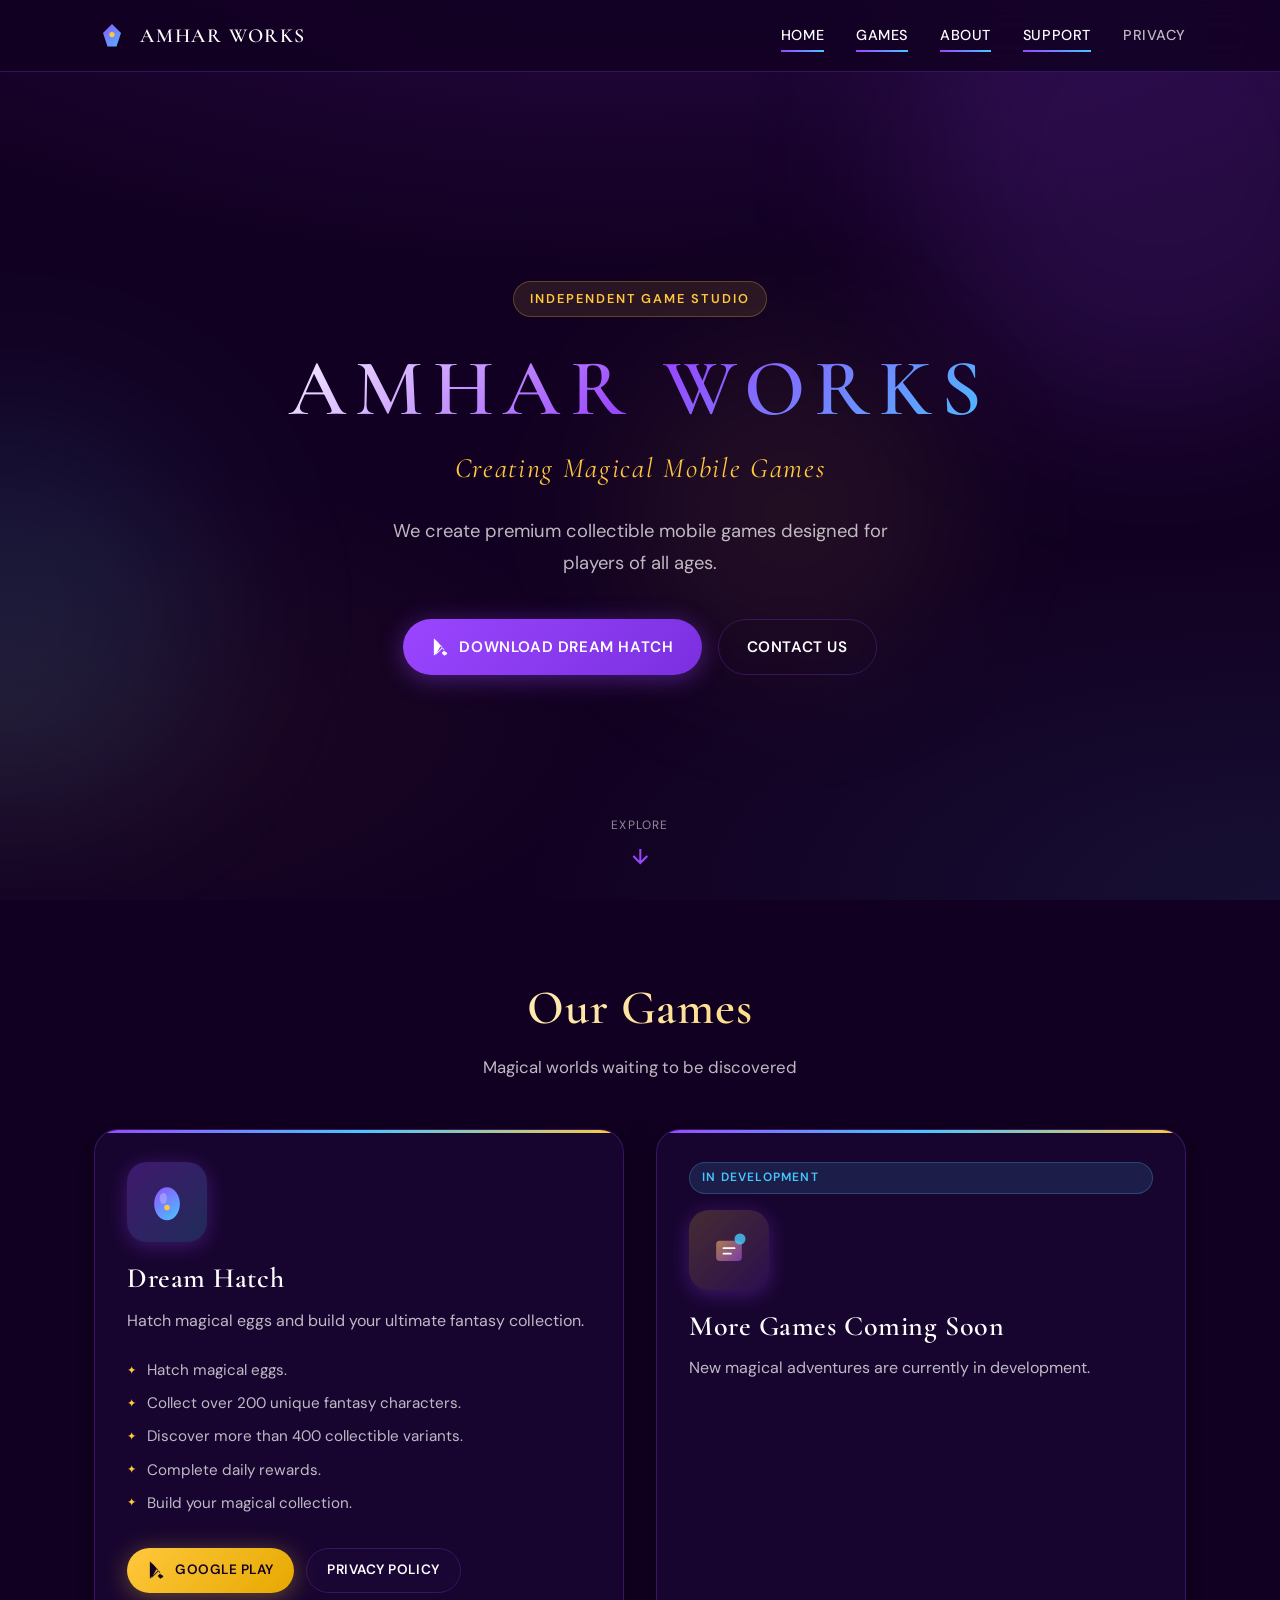
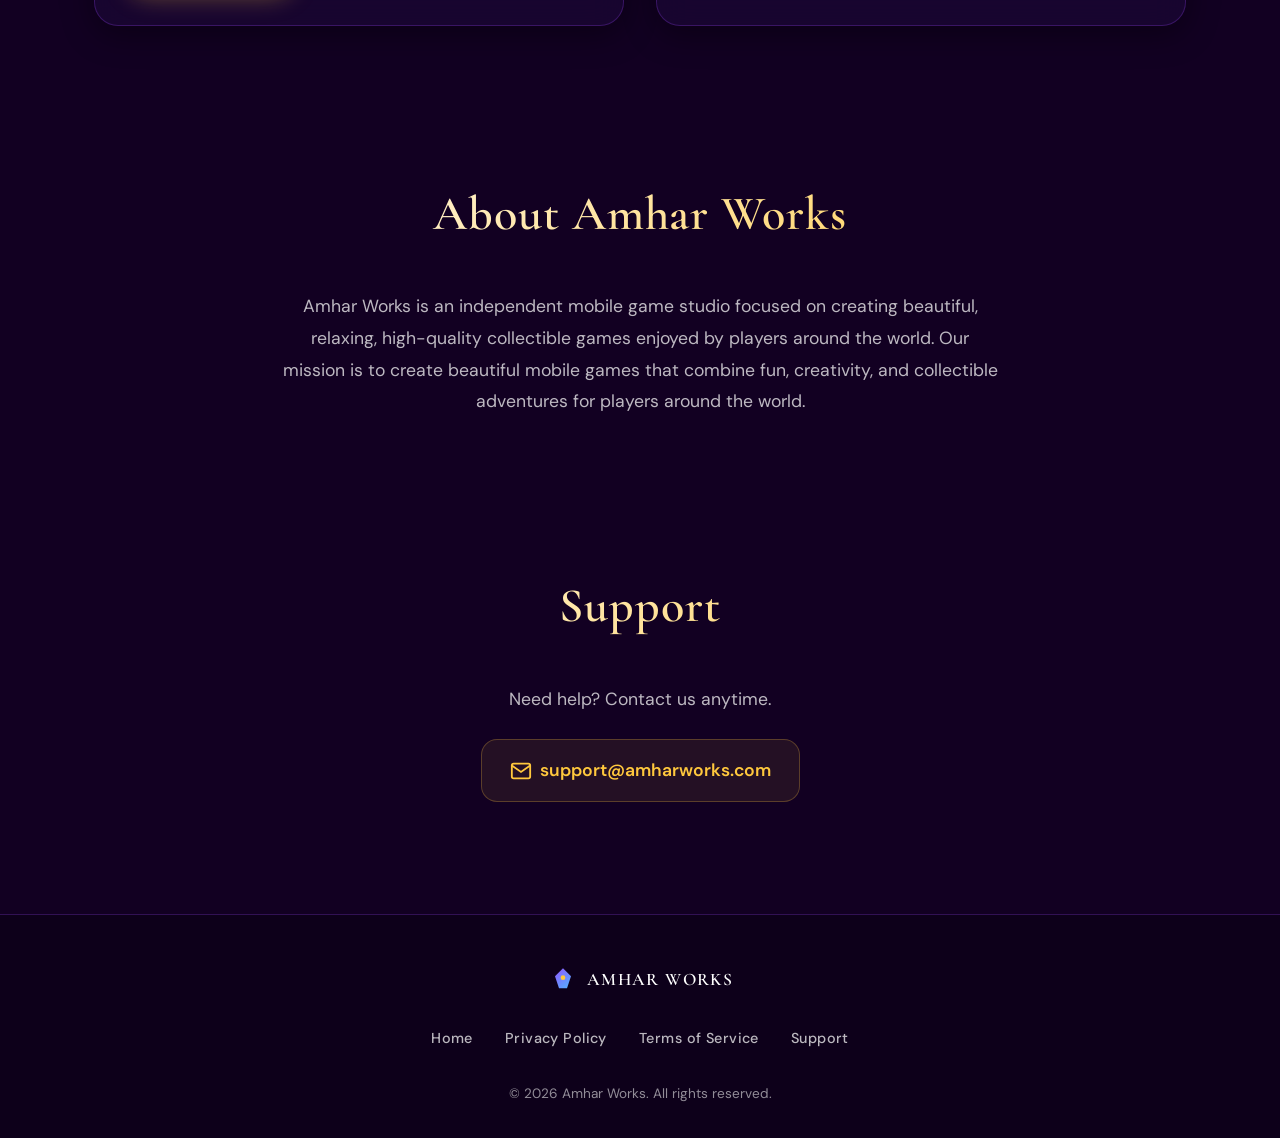
<file: index.html>
<!DOCTYPE html>
<html lang="en">
<head>
  <meta charset="UTF-8">
  <meta name="viewport" content="width=device-width, initial-scale=1.0">
  <meta http-equiv="X-UA-Compatible" content="IE=edge">

  <title>Amhar Works — Creating Magical Mobile Games</title>
  <meta name="description" content="Amhar Works is an independent mobile game studio creating beautiful, relaxing, high-quality collectible games enjoyed by players around the world. Download Dream Hatch today.">
  <meta name="keywords" content="Amhar Works, mobile games, Dream Hatch, collectible games, fantasy games, indie game studio, Android games">
  <meta name="author" content="Amhar Works">
  <meta name="robots" content="index, follow">
  <link rel="canonical" href="https://amharworks.com/">

  <meta property="og:type" content="website">
  <meta property="og:url" content="https://amharworks.com/">
  <meta property="og:title" content="Amhar Works — Creating Magical Mobile Games">
  <meta property="og:description" content="Premium collectible mobile games designed for players of all ages. Discover Dream Hatch and more magical adventures.">
  <meta property="og:image" content="https://amharworks.com/assets/og-image.svg">
  <meta property="og:site_name" content="Amhar Works">
  <meta property="og:locale" content="en_US">

  <meta name="twitter:card" content="summary_large_image">
  <meta name="twitter:url" content="https://amharworks.com/">
  <meta name="twitter:title" content="Amhar Works — Creating Magical Mobile Games">
  <meta name="twitter:description" content="Premium collectible mobile games designed for players of all ages. Discover Dream Hatch and more magical adventures.">
  <meta name="twitter:image" content="https://amharworks.com/assets/og-image.svg">

  <link rel="icon" href="/favicon.ico" sizes="any">
  <link rel="icon" href="/assets/favicon.svg" type="image/svg+xml">
  <link rel="apple-touch-icon" href="/assets/favicon.svg">

  <link rel="preconnect" href="https://fonts.googleapis.com">
  <link rel="preconnect" href="https://fonts.gstatic.com" crossorigin>
  <link href="https://fonts.googleapis.com/css2?family=Cormorant+Garamond:ital,wght@0,500;0,600;0,700;1,500&family=DM+Sans:ital,wght@0,400;0,500;0,600;0,700;1,400&display=swap" rel="stylesheet">

  <link rel="stylesheet" href="/styles.css">

  <script type="application/ld+json">
  {
    "@context": "https://schema.org",
    "@type": "Organization",
    "name": "Amhar Works",
    "url": "https://amharworks.com",
    "logo": "https://amharworks.com/assets/logo.svg",
    "description": "Independent mobile game studio creating beautiful, relaxing, high-quality collectible games.",
    "email": "support@amharworks.com",
    "sameAs": []
  }
  </script>
</head>
<body>

  <header class="site-header" role="banner">
    <div class="container header-inner">
      <a href="/" class="logo" aria-label="Amhar Works Home">
        <img src="/assets/logo.svg" alt="" width="36" height="36" loading="eager">
        <span>Amhar Works</span>
      </a>

      <nav class="nav-desktop" aria-label="Main navigation">
        <a href="/">Home</a>
        <a href="/#games">Games</a>
        <a href="/#about">About</a>
        <a href="/#support">Support</a>
        <a href="/privacy.html">Privacy</a>
      </nav>

      <button class="menu-toggle" aria-label="Toggle menu" aria-expanded="false" aria-controls="mobile-nav">
        <span></span>
        <span></span>
        <span></span>
      </button>
    </div>

    <nav id="mobile-nav" class="nav-mobile" aria-label="Mobile navigation">
      <a href="/">Home</a>
      <a href="/#games">Games</a>
      <a href="/#about">About</a>
      <a href="/#support">Support</a>
      <a href="/privacy.html">Privacy</a>
      <a href="/terms.html">Terms</a>
      <a href="/support.html">Support Page</a>
    </nav>
  </header>

  <main>
    <section class="hero" aria-labelledby="hero-title">
      <div class="hero-bg" aria-hidden="true">
        <div class="hero-orb hero-orb-1"></div>
        <div class="hero-orb hero-orb-2"></div>
        <div class="hero-orb hero-orb-3"></div>
      </div>

      <div class="container hero-content">
        <span class="hero-badge fade-in">Independent Game Studio</span>
        <h1 id="hero-title" class="fade-in fade-in-delay-1">AMHAR WORKS</h1>
        <p class="hero-subtitle fade-in fade-in-delay-2">Creating Magical Mobile Games</p>
        <p class="hero-description fade-in fade-in-delay-3">
          We create premium collectible mobile games designed for players of all ages.
        </p>
        <div class="hero-buttons fade-in fade-in-delay-4">
          <a href="https://play.google.com/store/apps/details?id=com.amharworks.dreamhatch" class="btn btn-primary btn-icon" target="_blank" rel="noopener noreferrer">
            <svg viewBox="0 0 24 24" fill="currentColor" aria-hidden="true"><path d="M3.609 1.814L13.792 12 3.61 22.186a1.372 1.372 0 01-.181-.698V2.512c0-.26.065-.507.18-.698zm1.37 20.473l9.448-9.448-2.52-2.52-6.928 11.968zm11.032-5.302l2.832 1.634c.827.477.827 1.67 0 2.147l-2.832 1.634-3.198-3.198 3.198-3.217zm-1.014-1.77L4.979 2.512v-.001l11.018 12.473z"/></svg>
            Download Dream Hatch
          </a>
          <a href="/#support" class="btn btn-secondary">Contact Us</a>
        </div>
      </div>

      <a href="/#games" class="hero-scroll" aria-label="Scroll to games">
        <span>Explore</span>
        <svg viewBox="0 0 24 24" fill="none" stroke="currentColor" stroke-width="2" aria-hidden="true"><path d="M12 5v14M5 12l7 7 7-7"/></svg>
      </a>
    </section>

    <section id="games" class="section" aria-labelledby="games-title">
      <div class="container">
        <div class="section-header fade-in">
          <h2 id="games-title">Our Games</h2>
          <p>Magical worlds waiting to be discovered</p>
        </div>

        <div class="games-grid">
          <article class="card card-glow game-card fade-in">
            <div class="game-icon" aria-hidden="true">
              <svg viewBox="0 0 48 48" fill="none" xmlns="http://www.w3.org/2000/svg">
                <defs>
                  <linearGradient id="eggGrad" x1="8" y1="4" x2="40" y2="44" gradientUnits="userSpaceOnUse">
                    <stop stop-color="#9A46FF"/>
                    <stop offset="1" stop-color="#45C8FF"/>
                  </linearGradient>
                </defs>
                <ellipse cx="24" cy="26" rx="14" ry="18" fill="url(#eggGrad)"/>
                <ellipse cx="20" cy="20" rx="4" ry="6" fill="rgba(255,255,255,0.25)"/>
                <circle cx="24" cy="30" r="3" fill="#FFC83D"/>
              </svg>
            </div>
            <h3>Dream Hatch</h3>
            <p class="game-description">Hatch magical eggs and build your ultimate fantasy collection.</p>
            <ul class="game-features">
              <li>Hatch magical eggs.</li>
              <li>Collect over 200 unique fantasy characters.</li>
              <li>Discover more than 400 collectible variants.</li>
              <li>Complete daily rewards.</li>
              <li>Build your magical collection.</li>
            </ul>
            <div class="game-actions">
              <a href="https://play.google.com/store/apps/details?id=com.amharworks.dreamhatch" class="btn btn-gold btn-sm btn-icon" target="_blank" rel="noopener noreferrer">
                <svg viewBox="0 0 24 24" fill="currentColor" aria-hidden="true"><path d="M3.609 1.814L13.792 12 3.61 22.186a1.372 1.372 0 01-.181-.698V2.512c0-.26.065-.507.18-.698zm1.37 20.473l9.448-9.448-2.52-2.52-6.928 11.968zm11.032-5.302l2.832 1.634c.827.477.827 1.67 0 2.147l-2.832 1.634-3.198-3.198 3.198-3.217zm-1.014-1.77L4.979 2.512v-.001l11.018 12.473z"/></svg>
                Google Play
              </a>
              <a href="/privacy.html" class="btn btn-secondary btn-sm">Privacy Policy</a>
            </div>
          </article>

          <article class="card card-glow game-card coming-soon fade-in fade-in-delay-1">
            <span class="coming-soon-badge">In Development</span>
            <div class="game-icon" aria-hidden="true">
              <svg viewBox="0 0 48 48" fill="none" xmlns="http://www.w3.org/2000/svg">
                <defs>
                  <linearGradient id="soonGrad" x1="8" y1="8" x2="40" y2="40" gradientUnits="userSpaceOnUse">
                    <stop stop-color="#FFC83D"/>
                    <stop offset="1" stop-color="#9A46FF"/>
                  </linearGradient>
                </defs>
                <rect x="10" y="14" width="28" height="22" rx="4" fill="url(#soonGrad)" opacity="0.6"/>
                <path d="M18 22h12M18 28h8" stroke="#FFFFFF" stroke-width="2" stroke-linecap="round"/>
                <circle cx="36" cy="12" r="6" fill="#45C8FF" opacity="0.8"/>
              </svg>
            </div>
            <h3>More Games Coming Soon</h3>
            <p class="game-description">New magical adventures are currently in development.</p>
          </article>
        </div>
      </div>
    </section>

    <section id="about" class="section" aria-labelledby="about-title">
      <div class="container">
        <div class="section-header fade-in">
          <h2 id="about-title">About Amhar Works</h2>
        </div>
        <div class="about-content fade-in">
          <p>
            Amhar Works is an independent mobile game studio focused on creating beautiful, relaxing, high-quality collectible games enjoyed by players around the world. Our mission is to create beautiful mobile games that combine fun, creativity, and collectible adventures for players around the world.
          </p>
        </div>
      </div>
    </section>

    <section id="support" class="section" aria-labelledby="support-title">
      <div class="container">
        <div class="section-header fade-in">
          <h2 id="support-title">Support</h2>
        </div>
        <div class="support-content fade-in">
          <p>Need help? Contact us anytime.</p>
          <a href="mailto:support@amharworks.com" class="support-email">
            <svg viewBox="0 0 24 24" fill="none" stroke="currentColor" stroke-width="2" aria-hidden="true"><rect x="2" y="4" width="20" height="16" rx="2"/><path d="M22 6l-10 7L2 6"/></svg>
            support@amharworks.com
          </a>
        </div>
      </div>
    </section>
  </main>

  <footer class="site-footer" role="contentinfo">
    <div class="container footer-inner">
      <a href="/" class="footer-logo">
        <img src="/assets/logo.svg" alt="" width="32" height="32" loading="lazy">
        <span>Amhar Works</span>
      </a>
      <nav class="footer-nav" aria-label="Footer navigation">
        <a href="/">Home</a>
        <a href="/privacy.html">Privacy Policy</a>
        <a href="/terms.html">Terms of Service</a>
        <a href="/support.html">Support</a>
      </nav>
      <p class="footer-copy">&copy; 2026 Amhar Works. All rights reserved.</p>
    </div>
  </footer>

  <script src="/script.js" defer></script>
</body>
</html>
</file>
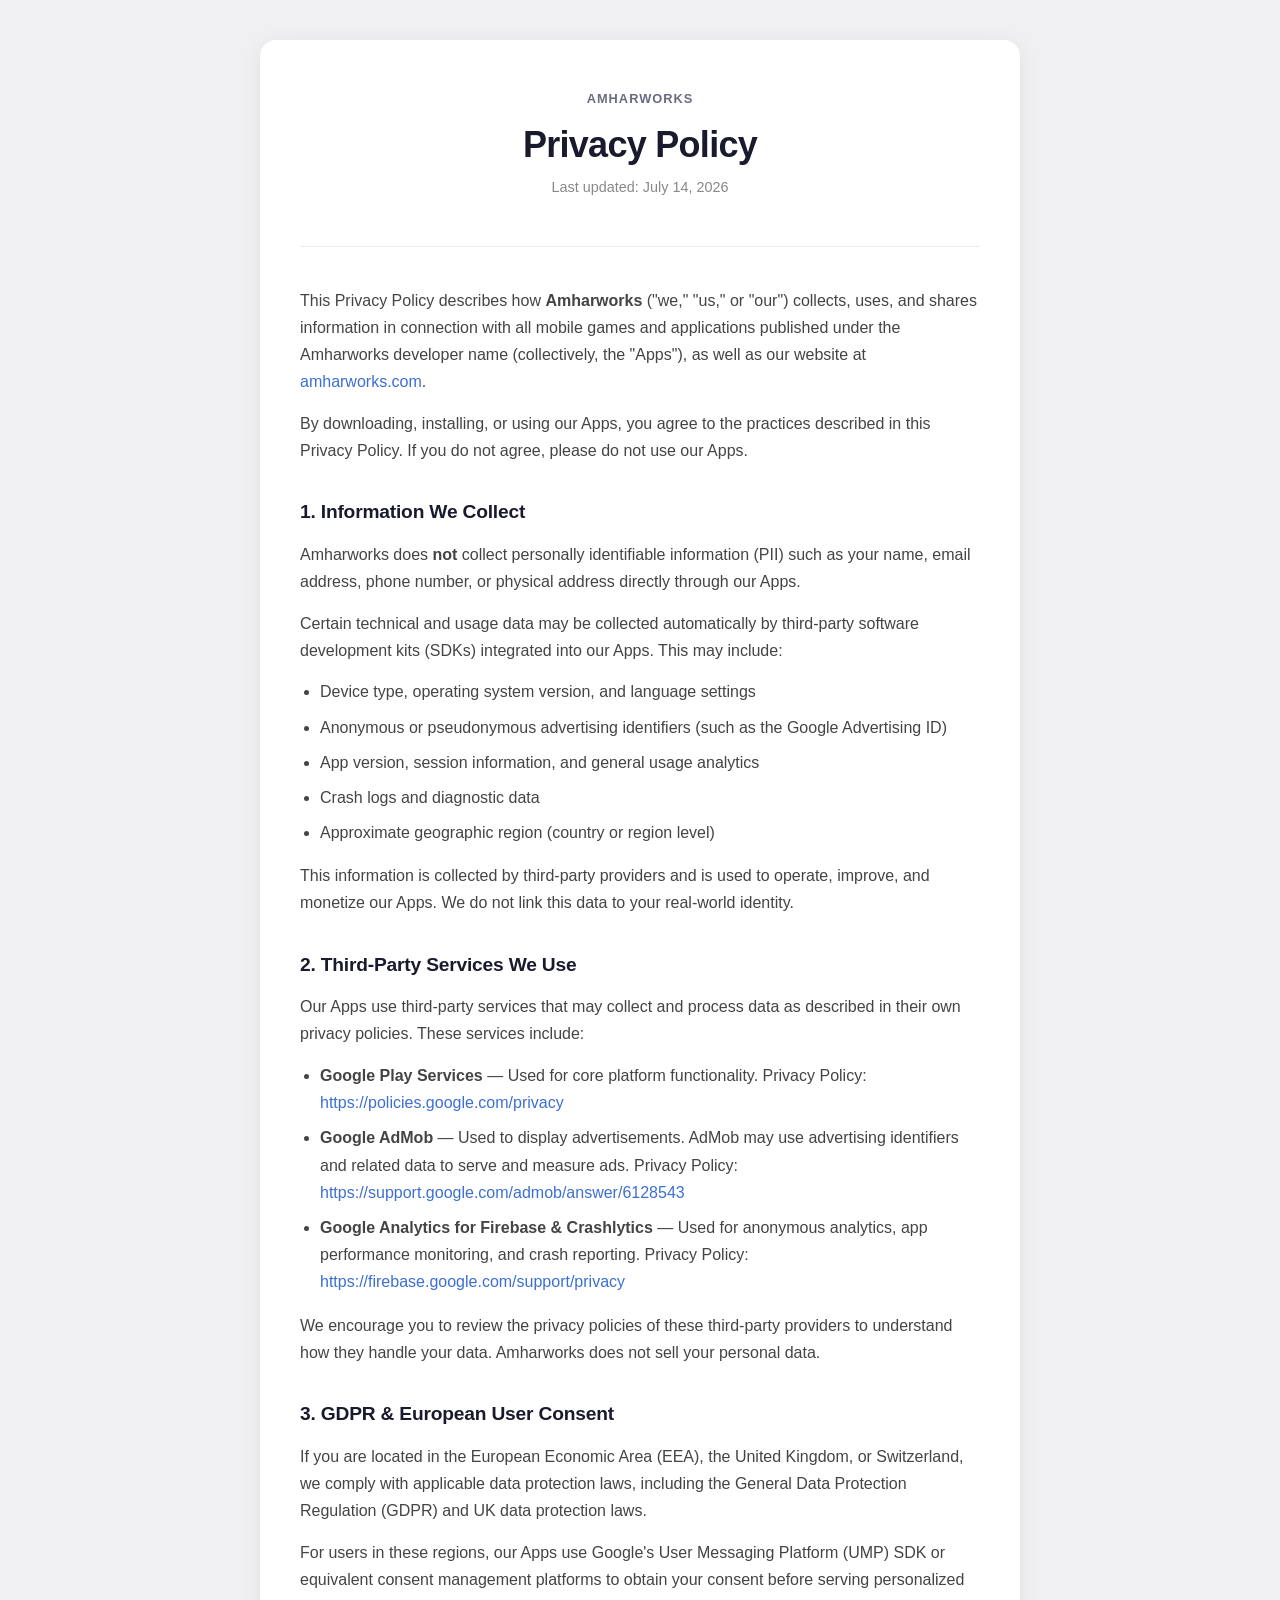
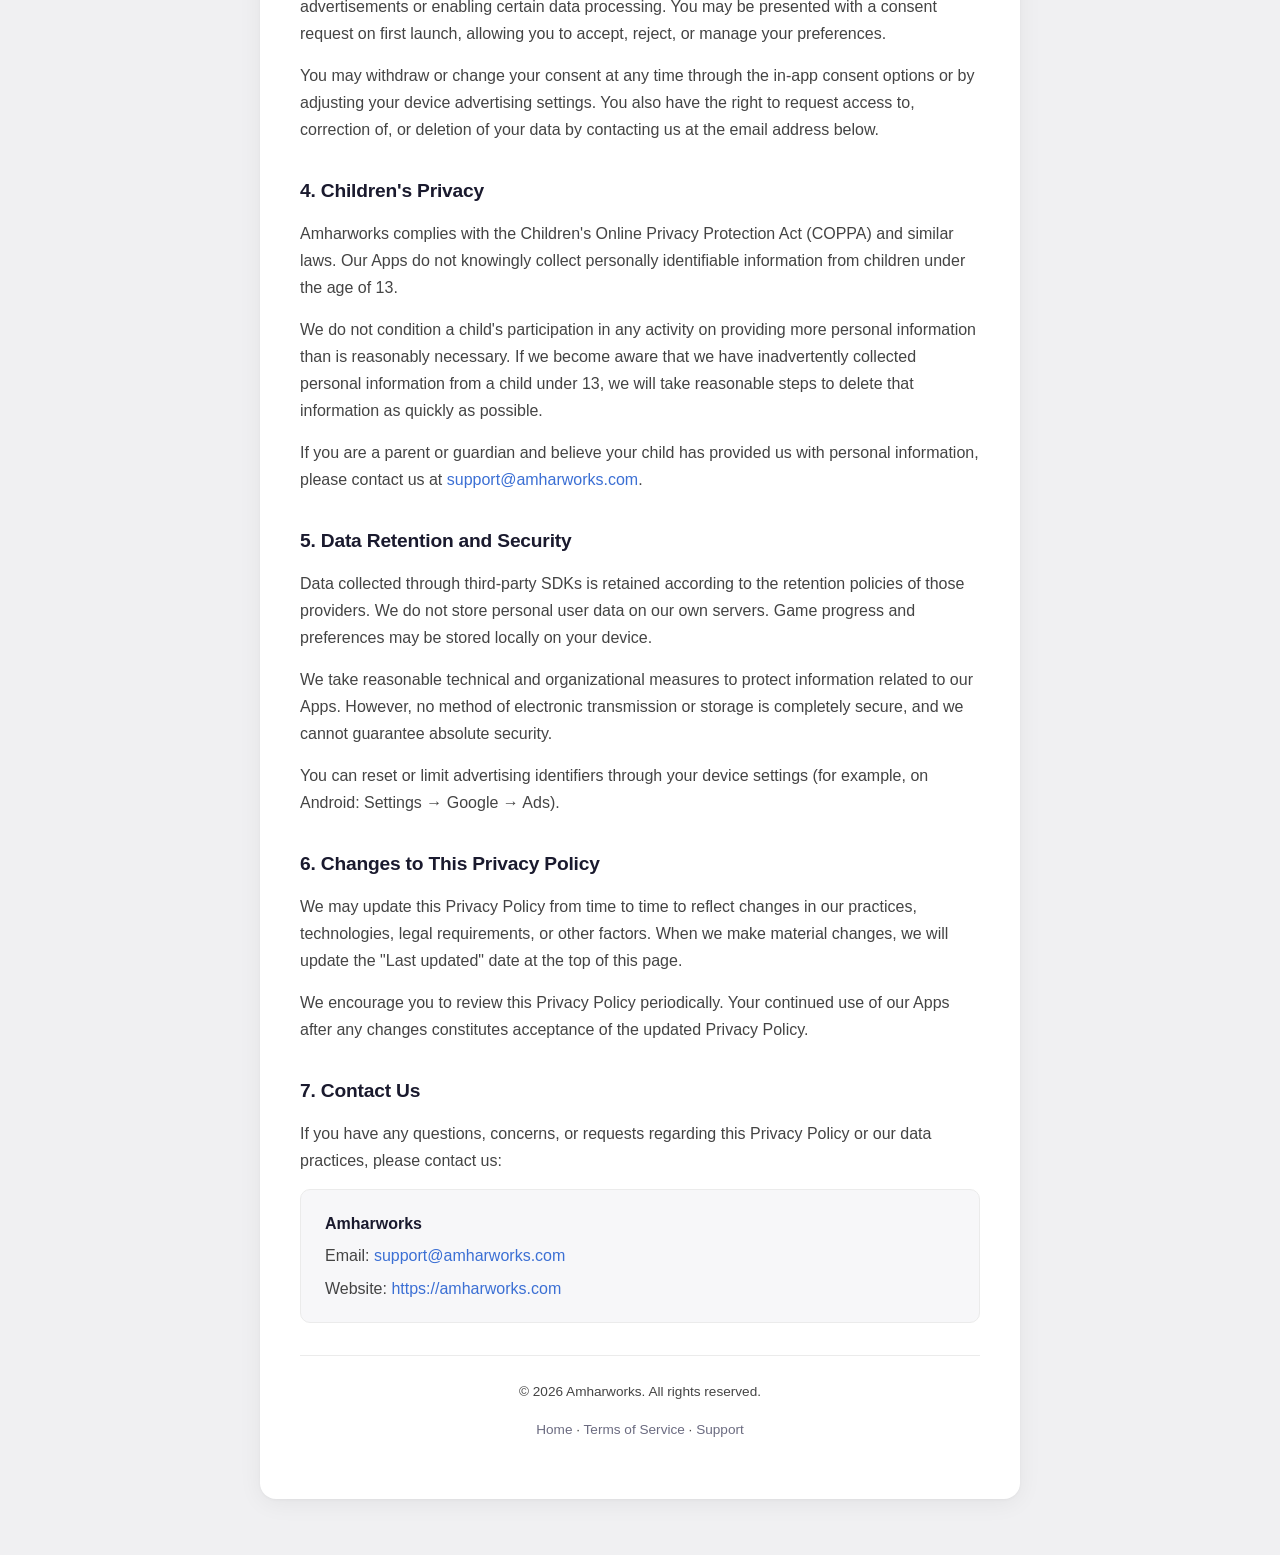
<file: privacy.html>
<!DOCTYPE html>
<html lang="en">
<head>
  <meta charset="UTF-8">
  <meta name="viewport" content="width=device-width, initial-scale=1.0">
  <meta http-equiv="X-UA-Compatible" content="IE=edge">

  <title>Privacy Policy — Amharworks</title>
  <meta name="description" content="General Privacy Policy for Amharworks. Learn how we collect, use, and protect information across all mobile games and apps published under Amharworks.">
  <meta name="author" content="Amharworks">
  <meta name="robots" content="index, follow">
  <link rel="canonical" href="https://amharworks.com/privacy.html">

  <meta property="og:type" content="website">
  <meta property="og:url" content="https://amharworks.com/privacy.html">
  <meta property="og:title" content="Privacy Policy — Amharworks">
  <meta property="og:description" content="General Privacy Policy for Amharworks mobile games and apps.">
  <meta property="og:site_name" content="Amharworks">

  <meta name="twitter:card" content="summary">
  <meta name="twitter:title" content="Privacy Policy — Amharworks">
  <meta name="twitter:description" content="General Privacy Policy for Amharworks mobile games and apps.">

  <link rel="icon" href="favicon.ico" sizes="any">
  <link rel="icon" href="assets/favicon.svg" type="image/svg+xml">

  <style>
    *,
    *::before,
    *::after {
      box-sizing: border-box;
      margin: 0;
      padding: 0;
    }

    html {
      -webkit-text-size-adjust: 100%;
      scroll-behavior: smooth;
    }

    body {
      font-family: "Segoe UI", Roboto, "Helvetica Neue", Arial, sans-serif;
      font-size: 16px;
      line-height: 1.7;
      color: #2c2c2c;
      background-color: #f0f0f2;
      min-height: 100vh;
      padding: 2.5rem 1.25rem 3.5rem;
    }

    .page {
      max-width: 760px;
      margin: 0 auto;
    }

    .card {
      background: #ffffff;
      border-radius: 16px;
      padding: 2.75rem 2.5rem;
      box-shadow: 0 4px 24px rgba(0, 0, 0, 0.06), 0 1px 3px rgba(0, 0, 0, 0.04);
    }

    .header {
      text-align: center;
      margin-bottom: 2.5rem;
      padding-bottom: 2rem;
      border-bottom: 1px solid #ebebeb;
    }

    .brand {
      display: inline-block;
      font-size: 0.8rem;
      font-weight: 600;
      letter-spacing: 0.08em;
      text-transform: uppercase;
      color: #6b6b80;
      margin-bottom: 0.75rem;
    }

    h1 {
      font-size: clamp(1.75rem, 4vw, 2.25rem);
      font-weight: 700;
      color: #1a1a2e;
      letter-spacing: -0.02em;
      margin-bottom: 0.5rem;
      line-height: 1.25;
    }

    .meta {
      font-size: 0.9rem;
      color: #888;
    }

    .intro {
      margin-bottom: 2rem;
      color: #444;
    }

    h2 {
      font-size: 1.2rem;
      font-weight: 700;
      color: #1a1a2e;
      margin: 2rem 0 0.75rem;
      letter-spacing: -0.01em;
    }

    h2:first-of-type {
      margin-top: 0;
    }

    p {
      margin-bottom: 0.9rem;
      color: #444;
    }

    ul {
      margin: 0.5rem 0 1rem 1.25rem;
      color: #444;
    }

    li {
      margin-bottom: 0.5rem;
    }

    a {
      color: #3b6fd4;
      text-decoration: none;
      border-bottom: 1px solid transparent;
      transition: border-color 0.2s ease, color 0.2s ease;
    }

    a:hover {
      color: #2a55b0;
      border-bottom-color: #2a55b0;
    }

    .contact-box {
      margin-top: 0.75rem;
      padding: 1.25rem 1.5rem;
      background: #f7f7f9;
      border-radius: 10px;
      border: 1px solid #ebebeb;
    }

    .contact-box p {
      margin-bottom: 0.35rem;
    }

    .contact-box p:last-child {
      margin-bottom: 0;
    }

    .contact-box strong {
      color: #1a1a2e;
    }

    .footer {
      text-align: center;
      margin-top: 2rem;
      padding-top: 1.5rem;
      border-top: 1px solid #ebebeb;
      font-size: 0.85rem;
      color: #999;
    }

    .footer a {
      color: #6b6b80;
    }

    .footer a:hover {
      color: #3b6fd4;
    }

    @media (max-width: 600px) {
      body {
        padding: 1.25rem 0.85rem 2.5rem;
      }

      .card {
        padding: 1.75rem 1.35rem;
        border-radius: 12px;
      }

      h2 {
        font-size: 1.1rem;
      }
    }
  </style>
</head>
<body>
  <div class="page">
    <article class="card">
      <header class="header">
        <span class="brand">Amharworks</span>
        <h1>Privacy Policy</h1>
        <p class="meta">Last updated: July 14, 2026</p>
      </header>

      <div class="intro">
        <p>
          This Privacy Policy describes how <strong>Amharworks</strong> ("we," "us," or "our") collects, uses, and shares information in connection with all mobile games and applications published under the Amharworks developer name (collectively, the "Apps"), as well as our website at <a href="https://amharworks.com">amharworks.com</a>.
        </p>
        <p>
          By downloading, installing, or using our Apps, you agree to the practices described in this Privacy Policy. If you do not agree, please do not use our Apps.
        </p>
      </div>

      <h2>1. Information We Collect</h2>
      <p>
        Amharworks does <strong>not</strong> collect personally identifiable information (PII) such as your name, email address, phone number, or physical address directly through our Apps.
      </p>
      <p>
        Certain technical and usage data may be collected automatically by third-party software development kits (SDKs) integrated into our Apps. This may include:
      </p>
      <ul>
        <li>Device type, operating system version, and language settings</li>
        <li>Anonymous or pseudonymous advertising identifiers (such as the Google Advertising ID)</li>
        <li>App version, session information, and general usage analytics</li>
        <li>Crash logs and diagnostic data</li>
        <li>Approximate geographic region (country or region level)</li>
      </ul>
      <p>
        This information is collected by third-party providers and is used to operate, improve, and monetize our Apps. We do not link this data to your real-world identity.
      </p>

      <h2>2. Third-Party Services We Use</h2>
      <p>
        Our Apps use third-party services that may collect and process data as described in their own privacy policies. These services include:
      </p>
      <ul>
        <li>
          <strong>Google Play Services</strong> — Used for core platform functionality.
          Privacy Policy: <a href="https://policies.google.com/privacy" target="_blank" rel="noopener noreferrer">https://policies.google.com/privacy</a>
        </li>
        <li>
          <strong>Google AdMob</strong> — Used to display advertisements. AdMob may use advertising identifiers and related data to serve and measure ads.
          Privacy Policy: <a href="https://support.google.com/admob/answer/6128543" target="_blank" rel="noopener noreferrer">https://support.google.com/admob/answer/6128543</a>
        </li>
        <li>
          <strong>Google Analytics for Firebase &amp; Crashlytics</strong> — Used for anonymous analytics, app performance monitoring, and crash reporting.
          Privacy Policy: <a href="https://firebase.google.com/support/privacy" target="_blank" rel="noopener noreferrer">https://firebase.google.com/support/privacy</a>
        </li>
      </ul>
      <p>
        We encourage you to review the privacy policies of these third-party providers to understand how they handle your data. Amharworks does not sell your personal data.
      </p>

      <h2>3. GDPR &amp; European User Consent</h2>
      <p>
        If you are located in the European Economic Area (EEA), the United Kingdom, or Switzerland, we comply with applicable data protection laws, including the General Data Protection Regulation (GDPR) and UK data protection laws.
      </p>
      <p>
        For users in these regions, our Apps use Google's User Messaging Platform (UMP) SDK or equivalent consent management platforms to obtain your consent before serving personalized advertisements or enabling certain data processing. You may be presented with a consent request on first launch, allowing you to accept, reject, or manage your preferences.
      </p>
      <p>
        You may withdraw or change your consent at any time through the in-app consent options or by adjusting your device advertising settings. You also have the right to request access to, correction of, or deletion of your data by contacting us at the email address below.
      </p>

      <h2>4. Children's Privacy</h2>
      <p>
        Amharworks complies with the Children's Online Privacy Protection Act (COPPA) and similar laws. Our Apps do not knowingly collect personally identifiable information from children under the age of 13.
      </p>
      <p>
        We do not condition a child's participation in any activity on providing more personal information than is reasonably necessary. If we become aware that we have inadvertently collected personal information from a child under 13, we will take reasonable steps to delete that information as quickly as possible.
      </p>
      <p>
        If you are a parent or guardian and believe your child has provided us with personal information, please contact us at <a href="mailto:support@amharworks.com">support@amharworks.com</a>.
      </p>

      <h2>5. Data Retention and Security</h2>
      <p>
        Data collected through third-party SDKs is retained according to the retention policies of those providers. We do not store personal user data on our own servers. Game progress and preferences may be stored locally on your device.
      </p>
      <p>
        We take reasonable technical and organizational measures to protect information related to our Apps. However, no method of electronic transmission or storage is completely secure, and we cannot guarantee absolute security.
      </p>
      <p>
        You can reset or limit advertising identifiers through your device settings (for example, on Android: Settings → Google → Ads).
      </p>

      <h2>6. Changes to This Privacy Policy</h2>
      <p>
        We may update this Privacy Policy from time to time to reflect changes in our practices, technologies, legal requirements, or other factors. When we make material changes, we will update the "Last updated" date at the top of this page.
      </p>
      <p>
        We encourage you to review this Privacy Policy periodically. Your continued use of our Apps after any changes constitutes acceptance of the updated Privacy Policy.
      </p>

      <h2>7. Contact Us</h2>
      <p>
        If you have any questions, concerns, or requests regarding this Privacy Policy or our data practices, please contact us:
      </p>
      <div class="contact-box">
        <p><strong>Amharworks</strong></p>
        <p>Email: <a href="mailto:support@amharworks.com">support@amharworks.com</a></p>
        <p>Website: <a href="https://amharworks.com">https://amharworks.com</a></p>
      </div>

      <footer class="footer">
        <p>&copy; 2026 Amharworks. All rights reserved.</p>
        <p><a href="index.html">Home</a> · <a href="terms.html">Terms of Service</a> · <a href="support.html">Support</a></p>
      </footer>
    </article>
  </div>
</body>
</html>
</file>
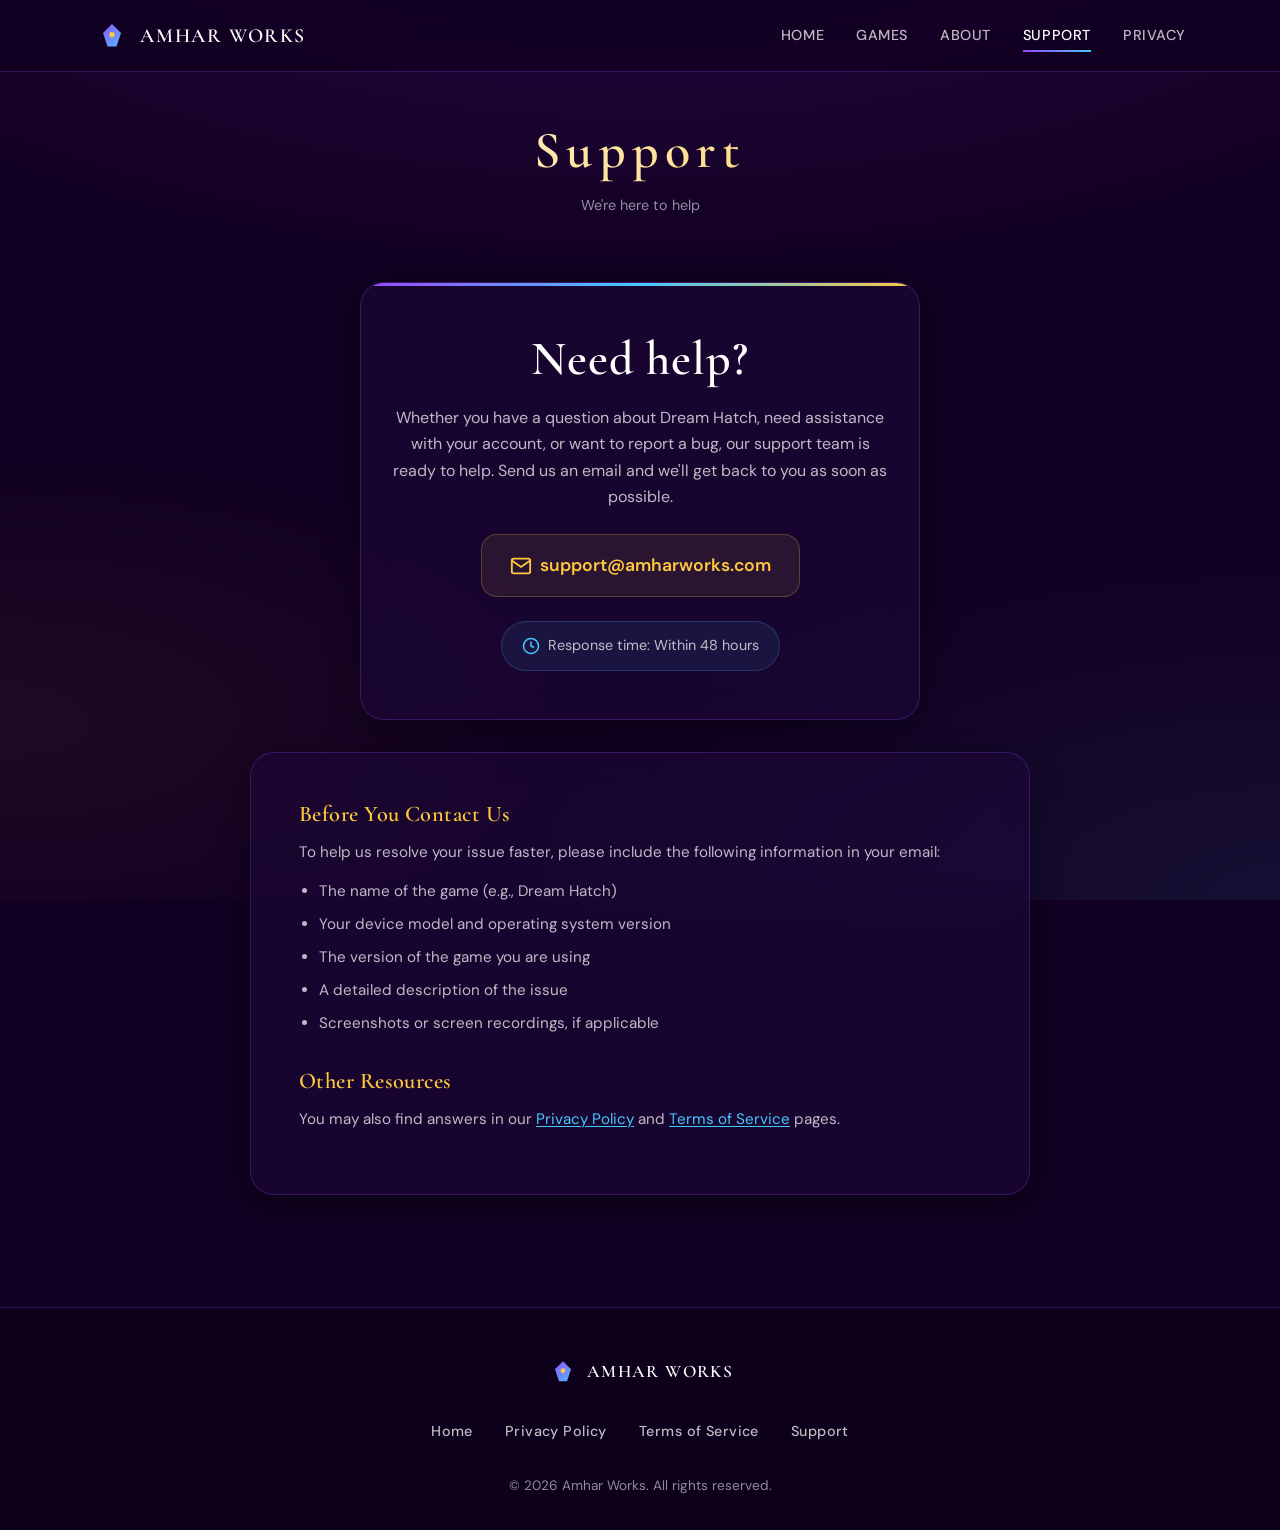
<file: support.html>
<!DOCTYPE html>
<html lang="en">
<head>
  <meta charset="UTF-8">
  <meta name="viewport" content="width=device-width, initial-scale=1.0">
  <meta http-equiv="X-UA-Compatible" content="IE=edge">

  <title>Support — Amhar Works</title>
  <meta name="description" content="Get help with Amhar Works mobile games. Contact our support team at support@amharworks.com. We respond within 48 hours.">
  <meta name="keywords" content="Amhar Works support, Dream Hatch help, game support, contact Amhar Works">
  <meta name="author" content="Amhar Works">
  <meta name="robots" content="index, follow">
  <link rel="canonical" href="https://amharworks.com/support.html">

  <meta property="og:type" content="website">
  <meta property="og:url" content="https://amharworks.com/support.html">
  <meta property="og:title" content="Support — Amhar Works">
  <meta property="og:description" content="Need help with our games? Contact support@amharworks.com. We respond within 48 hours.">
  <meta property="og:image" content="https://amharworks.com/assets/og-image.svg">
  <meta property="og:site_name" content="Amhar Works">

  <meta name="twitter:card" content="summary">
  <meta name="twitter:title" content="Support — Amhar Works">
  <meta name="twitter:description" content="Need help with our games? Contact support@amharworks.com. We respond within 48 hours.">

  <link rel="icon" href="/favicon.ico" sizes="any">
  <link rel="icon" href="/assets/favicon.svg" type="image/svg+xml">
  <link rel="apple-touch-icon" href="/assets/favicon.svg">

  <link rel="preconnect" href="https://fonts.googleapis.com">
  <link rel="preconnect" href="https://fonts.gstatic.com" crossorigin>
  <link href="https://fonts.googleapis.com/css2?family=Cormorant+Garamond:ital,wght@0,500;0,600;0,700&family=DM+Sans:ital,wght@0,400;0,500;0,600;0,700&display=swap" rel="stylesheet">

  <link rel="stylesheet" href="/styles.css">
</head>
<body>

  <header class="site-header" role="banner">
    <div class="container header-inner">
      <a href="/" class="logo" aria-label="Amhar Works Home">
        <img src="/assets/logo.svg" alt="" width="36" height="36" loading="eager">
        <span>Amhar Works</span>
      </a>

      <nav class="nav-desktop" aria-label="Main navigation">
        <a href="/">Home</a>
        <a href="/#games">Games</a>
        <a href="/#about">About</a>
        <a href="/support.html">Support</a>
        <a href="/privacy.html">Privacy</a>
      </nav>

      <button class="menu-toggle" aria-label="Toggle menu" aria-expanded="false" aria-controls="mobile-nav">
        <span></span>
        <span></span>
        <span></span>
      </button>
    </div>

    <nav id="mobile-nav" class="nav-mobile" aria-label="Mobile navigation">
      <a href="/">Home</a>
      <a href="/#games">Games</a>
      <a href="/#about">About</a>
      <a href="/support.html">Support</a>
      <a href="/privacy.html">Privacy</a>
      <a href="/terms.html">Terms</a>
    </nav>
  </header>

  <main>
    <section class="page-hero">
      <div class="container">
        <h1>Support</h1>
        <p class="page-meta">We're here to help</p>
      </div>
    </section>

    <section class="page-content">
      <div class="container">
        <div class="support-page-card fade-in">
          <div class="card card-glow">
            <h2>Need help?</h2>
            <p>
              Whether you have a question about Dream Hatch, need assistance with your account, or want to report a bug, our support team is ready to help. Send us an email and we'll get back to you as soon as possible.
            </p>

            <a href="mailto:support@amharworks.com" class="support-email">
              <svg viewBox="0 0 24 24" fill="none" stroke="currentColor" stroke-width="2" aria-hidden="true"><rect x="2" y="4" width="20" height="16" rx="2"/><path d="M22 6l-10 7L2 6"/></svg>
              support@amharworks.com
            </a>

            <div class="response-time">
              <svg viewBox="0 0 24 24" fill="none" stroke="currentColor" stroke-width="2" aria-hidden="true"><circle cx="12" cy="12" r="10"/><path d="M12 6v6l4 2"/></svg>
              Response time: Within 48 hours
            </div>
          </div>
        </div>

        <div class="legal-content support-resources fade-in">
          <h2>Before You Contact Us</h2>
          <p>To help us resolve your issue faster, please include the following information in your email:</p>
          <ul>
            <li>The name of the game (e.g., Dream Hatch)</li>
            <li>Your device model and operating system version</li>
            <li>The version of the game you are using</li>
            <li>A detailed description of the issue</li>
            <li>Screenshots or screen recordings, if applicable</li>
          </ul>

          <h2>Other Resources</h2>
          <p>
            You may also find answers in our <a href="/privacy.html">Privacy Policy</a> and <a href="/terms.html">Terms of Service</a> pages.
          </p>
        </div>
      </div>
    </section>
  </main>

  <footer class="site-footer" role="contentinfo">
    <div class="container footer-inner">
      <a href="/" class="footer-logo">
        <img src="/assets/logo.svg" alt="" width="32" height="32" loading="lazy">
        <span>Amhar Works</span>
      </a>
      <nav class="footer-nav" aria-label="Footer navigation">
        <a href="/">Home</a>
        <a href="/privacy.html">Privacy Policy</a>
        <a href="/terms.html">Terms of Service</a>
        <a href="/support.html">Support</a>
      </nav>
      <p class="footer-copy">&copy; 2026 Amhar Works. All rights reserved.</p>
    </div>
  </footer>

  <script src="/script.js" defer></script>
</body>
</html>
</file>
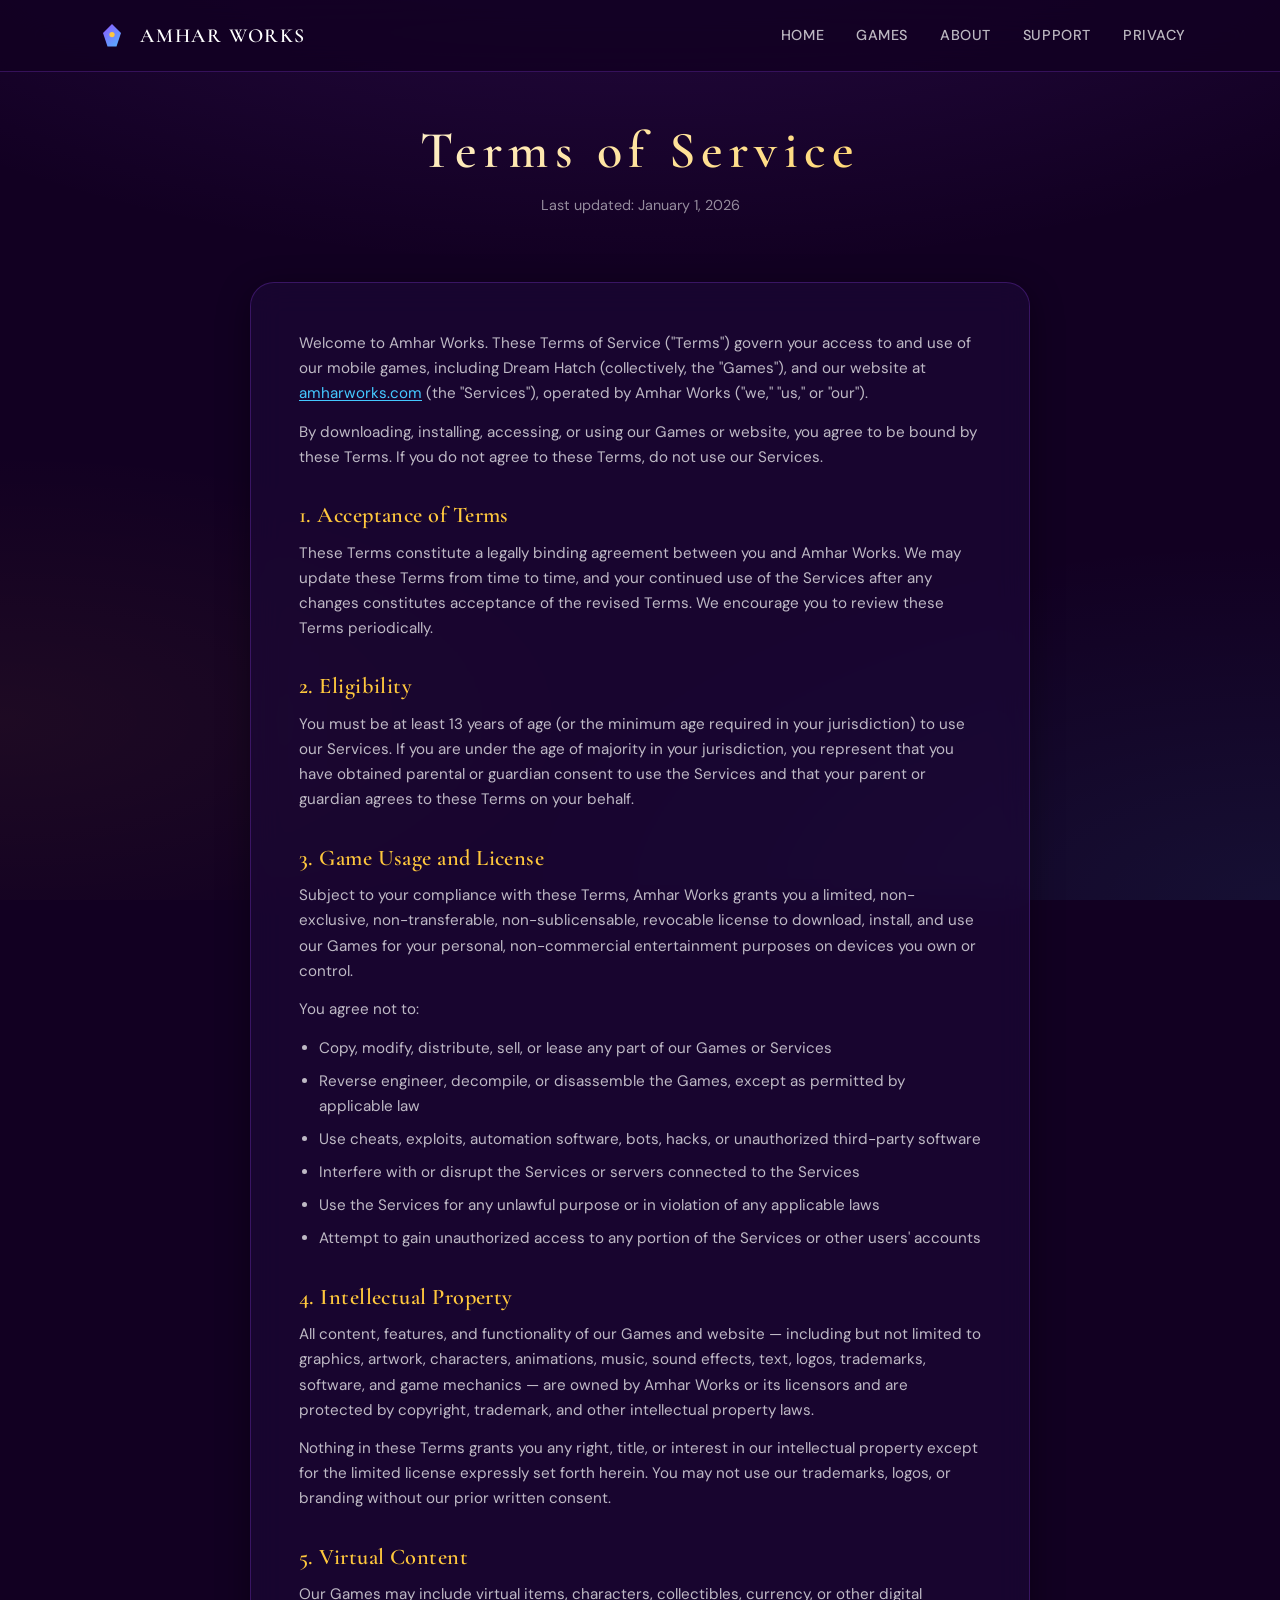
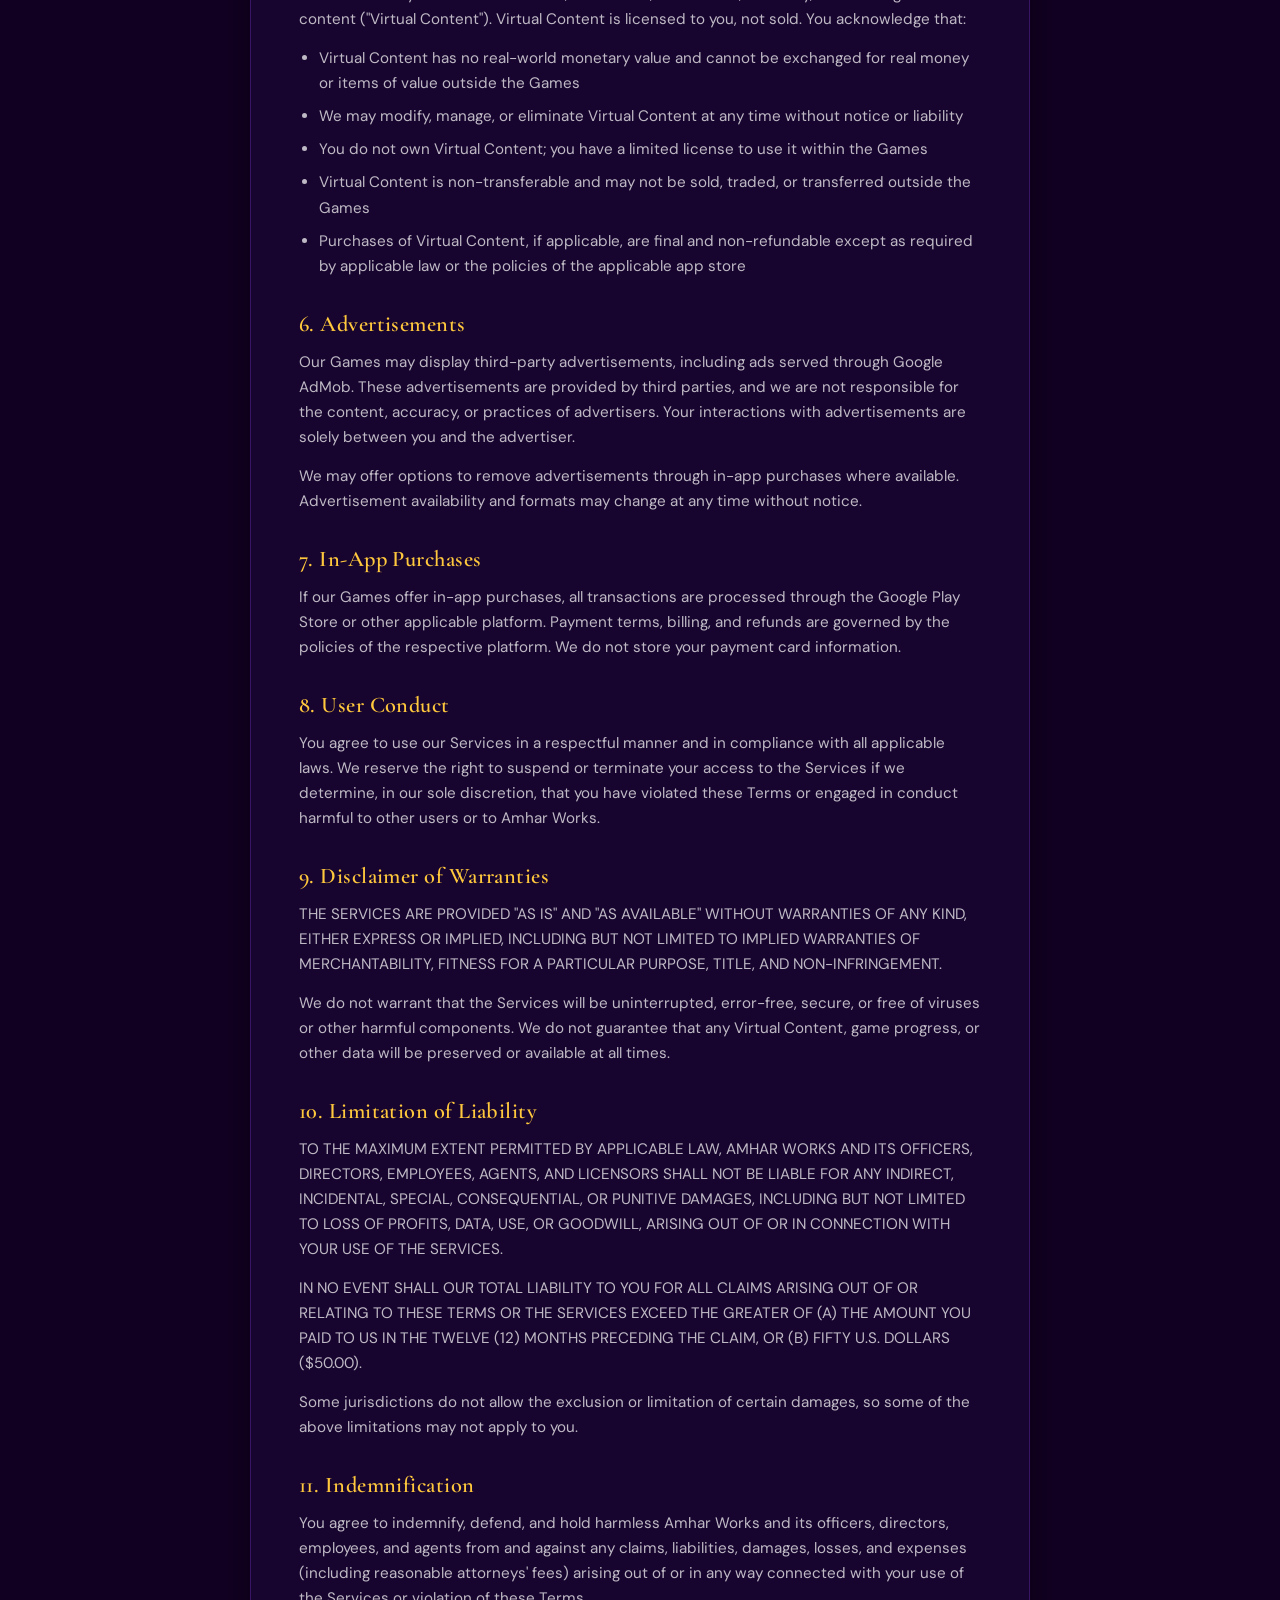
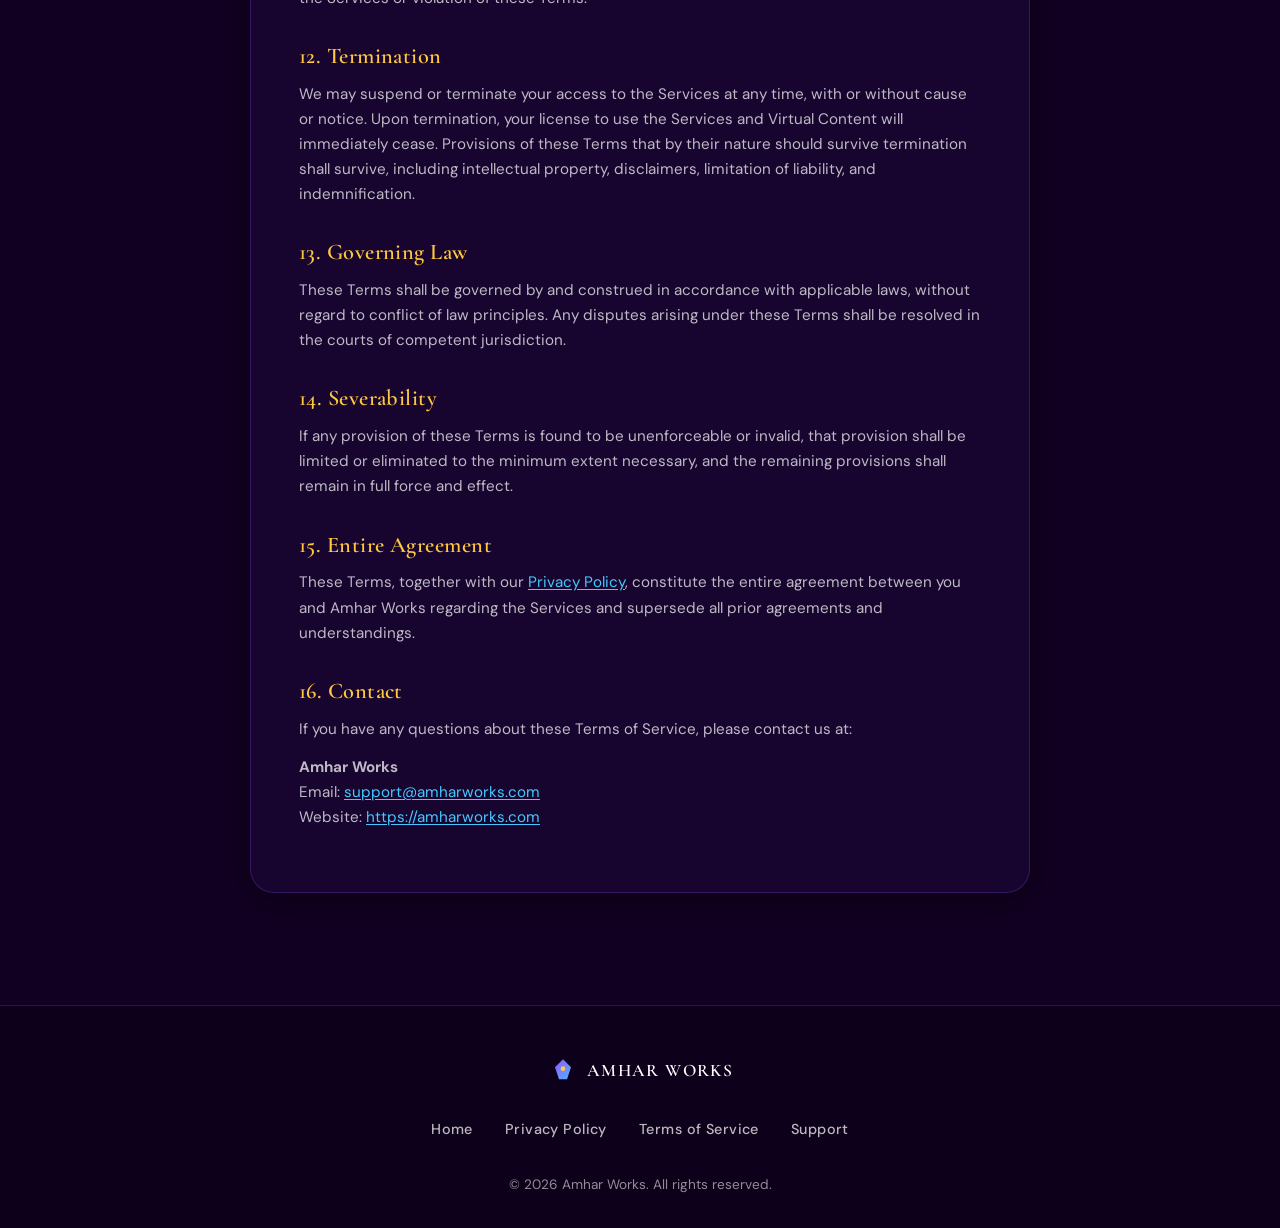
<file: terms.html>
<!DOCTYPE html>
<html lang="en">
<head>
  <meta charset="UTF-8">
  <meta name="viewport" content="width=device-width, initial-scale=1.0">
  <meta http-equiv="X-UA-Compatible" content="IE=edge">

  <title>Terms of Service — Amhar Works</title>
  <meta name="description" content="Terms of Service for Amhar Works mobile games including Dream Hatch. Read our terms governing game usage, virtual content, and advertisements.">
  <meta name="keywords" content="Amhar Works terms of service, Dream Hatch terms, mobile game terms, game license agreement">
  <meta name="author" content="Amhar Works">
  <meta name="robots" content="index, follow">
  <link rel="canonical" href="https://amharworks.com/terms.html">

  <meta property="og:type" content="website">
  <meta property="og:url" content="https://amharworks.com/terms.html">
  <meta property="og:title" content="Terms of Service — Amhar Works">
  <meta property="og:description" content="Terms of Service for Amhar Works mobile games including Dream Hatch.">
  <meta property="og:image" content="https://amharworks.com/assets/og-image.svg">
  <meta property="og:site_name" content="Amhar Works">

  <meta name="twitter:card" content="summary">
  <meta name="twitter:title" content="Terms of Service — Amhar Works">
  <meta name="twitter:description" content="Terms of Service for Amhar Works mobile games including Dream Hatch.">

  <link rel="icon" href="/favicon.ico" sizes="any">
  <link rel="icon" href="/assets/favicon.svg" type="image/svg+xml">
  <link rel="apple-touch-icon" href="/assets/favicon.svg">

  <link rel="preconnect" href="https://fonts.googleapis.com">
  <link rel="preconnect" href="https://fonts.gstatic.com" crossorigin>
  <link href="https://fonts.googleapis.com/css2?family=Cormorant+Garamond:ital,wght@0,500;0,600;0,700&family=DM+Sans:ital,wght@0,400;0,500;0,600;0,700&display=swap" rel="stylesheet">

  <link rel="stylesheet" href="/styles.css">
</head>
<body>

  <header class="site-header" role="banner">
    <div class="container header-inner">
      <a href="/" class="logo" aria-label="Amhar Works Home">
        <img src="/assets/logo.svg" alt="" width="36" height="36" loading="eager">
        <span>Amhar Works</span>
      </a>

      <nav class="nav-desktop" aria-label="Main navigation">
        <a href="/">Home</a>
        <a href="/#games">Games</a>
        <a href="/#about">About</a>
        <a href="/support.html">Support</a>
        <a href="/privacy.html">Privacy</a>
      </nav>

      <button class="menu-toggle" aria-label="Toggle menu" aria-expanded="false" aria-controls="mobile-nav">
        <span></span>
        <span></span>
        <span></span>
      </button>
    </div>

    <nav id="mobile-nav" class="nav-mobile" aria-label="Mobile navigation">
      <a href="/">Home</a>
      <a href="/#games">Games</a>
      <a href="/#about">About</a>
      <a href="/support.html">Support</a>
      <a href="/privacy.html">Privacy</a>
      <a href="/terms.html">Terms</a>
    </nav>
  </header>

  <main>
    <section class="page-hero">
      <div class="container">
        <h1>Terms of Service</h1>
        <p class="page-meta">Last updated: January 1, 2026</p>
      </div>
    </section>

    <section class="page-content">
      <div class="container">
        <div class="legal-content fade-in">
          <p>
            Welcome to Amhar Works. These Terms of Service ("Terms") govern your access to and use of our mobile games, including Dream Hatch (collectively, the "Games"), and our website at <a href="https://amharworks.com">amharworks.com</a> (the "Services"), operated by Amhar Works ("we," "us," or "our").
          </p>
          <p>
            By downloading, installing, accessing, or using our Games or website, you agree to be bound by these Terms. If you do not agree to these Terms, do not use our Services.
          </p>

          <h2>1. Acceptance of Terms</h2>
          <p>
            These Terms constitute a legally binding agreement between you and Amhar Works. We may update these Terms from time to time, and your continued use of the Services after any changes constitutes acceptance of the revised Terms. We encourage you to review these Terms periodically.
          </p>

          <h2>2. Eligibility</h2>
          <p>
            You must be at least 13 years of age (or the minimum age required in your jurisdiction) to use our Services. If you are under the age of majority in your jurisdiction, you represent that you have obtained parental or guardian consent to use the Services and that your parent or guardian agrees to these Terms on your behalf.
          </p>

          <h2>3. Game Usage and License</h2>
          <p>
            Subject to your compliance with these Terms, Amhar Works grants you a limited, non-exclusive, non-transferable, non-sublicensable, revocable license to download, install, and use our Games for your personal, non-commercial entertainment purposes on devices you own or control.
          </p>
          <p>You agree not to:</p>
          <ul>
            <li>Copy, modify, distribute, sell, or lease any part of our Games or Services</li>
            <li>Reverse engineer, decompile, or disassemble the Games, except as permitted by applicable law</li>
            <li>Use cheats, exploits, automation software, bots, hacks, or unauthorized third-party software</li>
            <li>Interfere with or disrupt the Services or servers connected to the Services</li>
            <li>Use the Services for any unlawful purpose or in violation of any applicable laws</li>
            <li>Attempt to gain unauthorized access to any portion of the Services or other users' accounts</li>
          </ul>

          <h2>4. Intellectual Property</h2>
          <p>
            All content, features, and functionality of our Games and website — including but not limited to graphics, artwork, characters, animations, music, sound effects, text, logos, trademarks, software, and game mechanics — are owned by Amhar Works or its licensors and are protected by copyright, trademark, and other intellectual property laws.
          </p>
          <p>
            Nothing in these Terms grants you any right, title, or interest in our intellectual property except for the limited license expressly set forth herein. You may not use our trademarks, logos, or branding without our prior written consent.
          </p>

          <h2>5. Virtual Content</h2>
          <p>
            Our Games may include virtual items, characters, collectibles, currency, or other digital content ("Virtual Content"). Virtual Content is licensed to you, not sold. You acknowledge that:
          </p>
          <ul>
            <li>Virtual Content has no real-world monetary value and cannot be exchanged for real money or items of value outside the Games</li>
            <li>We may modify, manage, or eliminate Virtual Content at any time without notice or liability</li>
            <li>You do not own Virtual Content; you have a limited license to use it within the Games</li>
            <li>Virtual Content is non-transferable and may not be sold, traded, or transferred outside the Games</li>
            <li>Purchases of Virtual Content, if applicable, are final and non-refundable except as required by applicable law or the policies of the applicable app store</li>
          </ul>

          <h2>6. Advertisements</h2>
          <p>
            Our Games may display third-party advertisements, including ads served through Google AdMob. These advertisements are provided by third parties, and we are not responsible for the content, accuracy, or practices of advertisers. Your interactions with advertisements are solely between you and the advertiser.
          </p>
          <p>
            We may offer options to remove advertisements through in-app purchases where available. Advertisement availability and formats may change at any time without notice.
          </p>

          <h2>7. In-App Purchases</h2>
          <p>
            If our Games offer in-app purchases, all transactions are processed through the Google Play Store or other applicable platform. Payment terms, billing, and refunds are governed by the policies of the respective platform. We do not store your payment card information.
          </p>

          <h2>8. User Conduct</h2>
          <p>
            You agree to use our Services in a respectful manner and in compliance with all applicable laws. We reserve the right to suspend or terminate your access to the Services if we determine, in our sole discretion, that you have violated these Terms or engaged in conduct harmful to other users or to Amhar Works.
          </p>

          <h2>9. Disclaimer of Warranties</h2>
          <p>
            THE SERVICES ARE PROVIDED "AS IS" AND "AS AVAILABLE" WITHOUT WARRANTIES OF ANY KIND, EITHER EXPRESS OR IMPLIED, INCLUDING BUT NOT LIMITED TO IMPLIED WARRANTIES OF MERCHANTABILITY, FITNESS FOR A PARTICULAR PURPOSE, TITLE, AND NON-INFRINGEMENT.
          </p>
          <p>
            We do not warrant that the Services will be uninterrupted, error-free, secure, or free of viruses or other harmful components. We do not guarantee that any Virtual Content, game progress, or other data will be preserved or available at all times.
          </p>

          <h2>10. Limitation of Liability</h2>
          <p>
            TO THE MAXIMUM EXTENT PERMITTED BY APPLICABLE LAW, AMHAR WORKS AND ITS OFFICERS, DIRECTORS, EMPLOYEES, AGENTS, AND LICENSORS SHALL NOT BE LIABLE FOR ANY INDIRECT, INCIDENTAL, SPECIAL, CONSEQUENTIAL, OR PUNITIVE DAMAGES, INCLUDING BUT NOT LIMITED TO LOSS OF PROFITS, DATA, USE, OR GOODWILL, ARISING OUT OF OR IN CONNECTION WITH YOUR USE OF THE SERVICES.
          </p>
          <p>
            IN NO EVENT SHALL OUR TOTAL LIABILITY TO YOU FOR ALL CLAIMS ARISING OUT OF OR RELATING TO THESE TERMS OR THE SERVICES EXCEED THE GREATER OF (A) THE AMOUNT YOU PAID TO US IN THE TWELVE (12) MONTHS PRECEDING THE CLAIM, OR (B) FIFTY U.S. DOLLARS ($50.00).
          </p>
          <p>
            Some jurisdictions do not allow the exclusion or limitation of certain damages, so some of the above limitations may not apply to you.
          </p>

          <h2>11. Indemnification</h2>
          <p>
            You agree to indemnify, defend, and hold harmless Amhar Works and its officers, directors, employees, and agents from and against any claims, liabilities, damages, losses, and expenses (including reasonable attorneys' fees) arising out of or in any way connected with your use of the Services or violation of these Terms.
          </p>

          <h2>12. Termination</h2>
          <p>
            We may suspend or terminate your access to the Services at any time, with or without cause or notice. Upon termination, your license to use the Services and Virtual Content will immediately cease. Provisions of these Terms that by their nature should survive termination shall survive, including intellectual property, disclaimers, limitation of liability, and indemnification.
          </p>

          <h2>13. Governing Law</h2>
          <p>
            These Terms shall be governed by and construed in accordance with applicable laws, without regard to conflict of law principles. Any disputes arising under these Terms shall be resolved in the courts of competent jurisdiction.
          </p>

          <h2>14. Severability</h2>
          <p>
            If any provision of these Terms is found to be unenforceable or invalid, that provision shall be limited or eliminated to the minimum extent necessary, and the remaining provisions shall remain in full force and effect.
          </p>

          <h2>15. Entire Agreement</h2>
          <p>
            These Terms, together with our <a href="/privacy.html">Privacy Policy</a>, constitute the entire agreement between you and Amhar Works regarding the Services and supersede all prior agreements and understandings.
          </p>

          <h2>16. Contact</h2>
          <p>
            If you have any questions about these Terms of Service, please contact us at:
          </p>
          <p>
            <strong>Amhar Works</strong><br>
            Email: <a href="mailto:support@amharworks.com">support@amharworks.com</a><br>
            Website: <a href="https://amharworks.com">https://amharworks.com</a>
          </p>
        </div>
      </div>
    </section>
  </main>

  <footer class="site-footer" role="contentinfo">
    <div class="container footer-inner">
      <a href="/" class="footer-logo">
        <img src="/assets/logo.svg" alt="" width="32" height="32" loading="lazy">
        <span>Amhar Works</span>
      </a>
      <nav class="footer-nav" aria-label="Footer navigation">
        <a href="/">Home</a>
        <a href="/privacy.html">Privacy Policy</a>
        <a href="/terms.html">Terms of Service</a>
        <a href="/support.html">Support</a>
      </nav>
      <p class="footer-copy">&copy; 2026 Amhar Works. All rights reserved.</p>
    </div>
  </footer>

  <script src="/script.js" defer></script>
</body>
</html>
</file>
<file: styles.css>
/* ============================================
   Amhar Works — Premium Game Studio Styles
   ============================================ */

:root {
  --bg: #120022;
  --card: #1D0938;
  --primary: #9A46FF;
  --gold: #FFC83D;
  --accent: #45C8FF;
  --text: #FFFFFF;
  --text-muted: rgba(255, 255, 255, 0.72);
  --text-subtle: rgba(255, 255, 255, 0.55);
  --glass: rgba(29, 9, 56, 0.65);
  --glass-border: rgba(154, 70, 255, 0.25);
  --shadow: 0 8px 32px rgba(0, 0, 0, 0.4);
  --shadow-glow: 0 0 40px rgba(154, 70, 255, 0.2);
  --radius: 16px;
  --radius-lg: 24px;
  --transition: 0.3s cubic-bezier(0.4, 0, 0.2, 1);
  --font-display: "Cormorant Garamond", Georgia, "Times New Roman", serif;
  --font-body: "DM Sans", system-ui, -apple-system, sans-serif;
  --header-height: 72px;
}

*,
*::before,
*::after {
  box-sizing: border-box;
  margin: 0;
  padding: 0;
}

html {
  scroll-behavior: smooth;
  -webkit-text-size-adjust: 100%;
}

body {
  font-family: var(--font-body);
  font-size: 1rem;
  line-height: 1.65;
  color: var(--text);
  background-color: var(--bg);
  background-image:
    radial-gradient(ellipse 80% 50% at 50% -20%, rgba(154, 70, 255, 0.18), transparent),
    radial-gradient(ellipse 60% 40% at 100% 100%, rgba(69, 200, 255, 0.08), transparent),
    radial-gradient(ellipse 50% 30% at 0% 80%, rgba(255, 200, 61, 0.05), transparent);
  background-attachment: fixed;
  min-height: 100vh;
  overflow-x: hidden;
}

img {
  max-width: 100%;
  height: auto;
  display: block;
}

a {
  color: var(--accent);
  text-decoration: none;
  transition: color var(--transition);
}

a:hover {
  color: var(--gold);
}

ul {
  list-style: none;
}

/* ---- Typography ---- */

h1, h2, h3, h4 {
  font-family: var(--font-display);
  font-weight: 600;
  line-height: 1.2;
  letter-spacing: 0.02em;
}

h1 {
  font-size: clamp(2.75rem, 7vw, 5rem);
  letter-spacing: 0.12em;
}

h2 {
  font-size: clamp(2rem, 4.5vw, 3rem);
  margin-bottom: 1rem;
}

h3 {
  font-size: clamp(1.35rem, 2.5vw, 1.75rem);
}

p {
  color: var(--text-muted);
}

/* ---- Layout ---- */

.container {
  width: 100%;
  max-width: 1140px;
  margin: 0 auto;
  padding: 0 1.5rem;
}

.section {
  padding: 5rem 0;
}

.section-header {
  text-align: center;
  margin-bottom: 3rem;
}

.section-header h2 {
  background: linear-gradient(135deg, var(--text) 0%, var(--gold) 100%);
  -webkit-background-clip: text;
  background-clip: text;
  -webkit-text-fill-color: transparent;
}

.section-header p {
  max-width: 560px;
  margin: 0.75rem auto 0;
  font-size: 1.05rem;
}

/* ---- Header ---- */

.site-header {
  position: fixed;
  top: 0;
  left: 0;
  right: 0;
  z-index: 1000;
  height: var(--header-height);
  background: rgba(18, 0, 34, 0.82);
  backdrop-filter: blur(20px);
  -webkit-backdrop-filter: blur(20px);
  border-bottom: 1px solid var(--glass-border);
  transition: background var(--transition), box-shadow var(--transition);
}

.site-header.scrolled {
  background: rgba(18, 0, 34, 0.95);
  box-shadow: var(--shadow);
}

.header-inner {
  display: flex;
  align-items: center;
  justify-content: space-between;
  height: var(--header-height);
}

.logo {
  display: flex;
  align-items: center;
  gap: 0.65rem;
  color: var(--text);
  font-family: var(--font-display);
  font-size: 1.25rem;
  font-weight: 600;
  letter-spacing: 0.08em;
  text-transform: uppercase;
}

.logo:hover {
  color: var(--gold);
}

.logo img {
  width: 36px;
  height: 36px;
}

.nav-desktop {
  display: flex;
  align-items: center;
  gap: 2rem;
}

.nav-desktop a {
  color: var(--text-muted);
  font-size: 0.9rem;
  font-weight: 500;
  letter-spacing: 0.04em;
  text-transform: uppercase;
  position: relative;
}

.nav-desktop a::after {
  content: "";
  position: absolute;
  bottom: -4px;
  left: 0;
  width: 0;
  height: 2px;
  background: linear-gradient(90deg, var(--primary), var(--accent));
  transition: width var(--transition);
}

.nav-desktop a:hover,
.nav-desktop a.active {
  color: var(--text);
}

.nav-desktop a:hover::after,
.nav-desktop a.active::after {
  width: 100%;
}

.menu-toggle {
  display: none;
  flex-direction: column;
  justify-content: center;
  gap: 5px;
  width: 40px;
  height: 40px;
  background: transparent;
  border: 1px solid var(--glass-border);
  border-radius: 8px;
  cursor: pointer;
  padding: 8px;
}

.menu-toggle span {
  display: block;
  width: 100%;
  height: 2px;
  background: var(--text);
  border-radius: 2px;
  transition: transform var(--transition), opacity var(--transition);
}

.menu-toggle[aria-expanded="true"] span:nth-child(1) {
  transform: translateY(7px) rotate(45deg);
}

.menu-toggle[aria-expanded="true"] span:nth-child(2) {
  opacity: 0;
}

.menu-toggle[aria-expanded="true"] span:nth-child(3) {
  transform: translateY(-7px) rotate(-45deg);
}

.nav-mobile {
  display: none;
  position: fixed;
  top: var(--header-height);
  left: 0;
  right: 0;
  background: rgba(18, 0, 34, 0.97);
  backdrop-filter: blur(20px);
  -webkit-backdrop-filter: blur(20px);
  border-bottom: 1px solid var(--glass-border);
  padding: 1.5rem;
  transform: translateY(-10px);
  opacity: 0;
  visibility: hidden;
  transition: transform var(--transition), opacity var(--transition), visibility var(--transition);
}

.nav-mobile.open {
  transform: translateY(0);
  opacity: 1;
  visibility: visible;
}

.nav-mobile a {
  display: block;
  padding: 0.85rem 0;
  color: var(--text-muted);
  font-weight: 500;
  font-size: 1rem;
  letter-spacing: 0.04em;
  text-transform: uppercase;
  border-bottom: 1px solid rgba(154, 70, 255, 0.1);
}

.nav-mobile a:hover,
.nav-mobile a.active {
  color: var(--gold);
}

/* ---- Buttons ---- */

.btn {
  display: inline-flex;
  align-items: center;
  justify-content: center;
  gap: 0.5rem;
  padding: 0.9rem 1.75rem;
  font-family: var(--font-body);
  font-size: 0.95rem;
  font-weight: 600;
  letter-spacing: 0.04em;
  text-transform: uppercase;
  border: none;
  border-radius: 50px;
  cursor: pointer;
  transition: transform var(--transition), box-shadow var(--transition), background var(--transition);
  text-decoration: none;
  white-space: nowrap;
}

.btn:hover {
  transform: translateY(-2px);
}

.btn:active {
  transform: translateY(0);
}

.btn-primary {
  background: linear-gradient(135deg, var(--primary) 0%, #7B2FE0 100%);
  color: var(--text);
  box-shadow: 0 4px 24px rgba(154, 70, 255, 0.4);
}

.btn-primary:hover {
  box-shadow: 0 8px 32px rgba(154, 70, 255, 0.55);
  color: var(--text);
}

.btn-secondary {
  background: transparent;
  color: var(--text);
  border: 1px solid var(--glass-border);
  backdrop-filter: blur(8px);
}

.btn-secondary:hover {
  border-color: var(--primary);
  background: rgba(154, 70, 255, 0.1);
  color: var(--text);
  box-shadow: var(--shadow-glow);
}

.btn-gold {
  background: linear-gradient(135deg, var(--gold) 0%, #E6A800 100%);
  color: var(--bg);
  box-shadow: 0 4px 24px rgba(255, 200, 61, 0.35);
}

.btn-gold:hover {
  box-shadow: 0 8px 32px rgba(255, 200, 61, 0.5);
  color: var(--bg);
}

.btn-sm {
  padding: 0.65rem 1.25rem;
  font-size: 0.85rem;
}

.btn-icon svg {
  width: 20px;
  height: 20px;
  flex-shrink: 0;
}

/* ---- Hero ---- */

.hero {
  position: relative;
  min-height: 100vh;
  display: flex;
  align-items: center;
  padding: calc(var(--header-height) + 3rem) 0 4rem;
  overflow: hidden;
}

.hero-bg {
  position: absolute;
  inset: 0;
  pointer-events: none;
}

.hero-orb {
  position: absolute;
  border-radius: 50%;
  filter: blur(80px);
  animation: float 8s ease-in-out infinite;
}

.hero-orb-1 {
  width: 500px;
  height: 500px;
  background: rgba(154, 70, 255, 0.15);
  top: -10%;
  right: -10%;
  animation-delay: 0s;
}

.hero-orb-2 {
  width: 400px;
  height: 400px;
  background: rgba(69, 200, 255, 0.1);
  bottom: 10%;
  left: -15%;
  animation-delay: -3s;
}

.hero-orb-3 {
  width: 300px;
  height: 300px;
  background: rgba(255, 200, 61, 0.08);
  top: 40%;
  left: 50%;
  animation-delay: -5s;
}

@keyframes float {
  0%, 100% { transform: translate(0, 0) scale(1); }
  33% { transform: translate(20px, -20px) scale(1.05); }
  66% { transform: translate(-15px, 15px) scale(0.95); }
}

.hero-content {
  position: relative;
  z-index: 1;
  text-align: center;
  max-width: 800px;
  margin: 0 auto;
}

.hero-badge {
  display: inline-block;
  padding: 0.4rem 1rem;
  margin-bottom: 1.5rem;
  font-size: 0.8rem;
  font-weight: 600;
  letter-spacing: 0.15em;
  text-transform: uppercase;
  color: var(--gold);
  background: rgba(255, 200, 61, 0.1);
  border: 1px solid rgba(255, 200, 61, 0.25);
  border-radius: 50px;
}

.hero h1 {
  margin-bottom: 0.5rem;
  background: linear-gradient(135deg, var(--text) 0%, var(--primary) 50%, var(--accent) 100%);
  -webkit-background-clip: text;
  background-clip: text;
  -webkit-text-fill-color: transparent;
  text-shadow: none;
}

.hero-subtitle {
  font-family: var(--font-display);
  font-size: clamp(1.25rem, 3vw, 1.75rem);
  font-style: italic;
  color: var(--gold);
  margin-bottom: 1.5rem;
  letter-spacing: 0.06em;
}

.hero-description {
  font-size: clamp(1rem, 2vw, 1.15rem);
  max-width: 560px;
  margin: 0 auto 2.5rem;
  line-height: 1.75;
}

.hero-buttons {
  display: flex;
  flex-wrap: wrap;
  gap: 1rem;
  justify-content: center;
}

.hero-scroll {
  position: absolute;
  bottom: 2rem;
  left: 50%;
  transform: translateX(-50%);
  display: flex;
  flex-direction: column;
  align-items: center;
  gap: 0.5rem;
  color: var(--text-subtle);
  font-size: 0.75rem;
  letter-spacing: 0.1em;
  text-transform: uppercase;
  animation: bounce 2s ease-in-out infinite;
}

.hero-scroll svg {
  width: 24px;
  height: 24px;
  stroke: var(--primary);
}

@keyframes bounce {
  0%, 100% { transform: translateX(-50%) translateY(0); }
  50% { transform: translateX(-50%) translateY(8px); }
}

/* ---- Cards ---- */

.card {
  background: var(--glass);
  backdrop-filter: blur(16px);
  -webkit-backdrop-filter: blur(16px);
  border: 1px solid var(--glass-border);
  border-radius: var(--radius-lg);
  padding: 2rem;
  box-shadow: var(--shadow);
  transition: transform var(--transition), box-shadow var(--transition), border-color var(--transition);
}

.card:hover {
  transform: translateY(-4px);
  box-shadow: var(--shadow), var(--shadow-glow);
  border-color: rgba(154, 70, 255, 0.4);
}

.card-glow {
  position: relative;
  overflow: hidden;
}

.card-glow::before {
  content: "";
  position: absolute;
  top: 0;
  left: 0;
  right: 0;
  height: 3px;
  background: linear-gradient(90deg, var(--primary), var(--accent), var(--gold));
}

/* ---- Games Grid ---- */

.games-grid {
  display: grid;
  grid-template-columns: repeat(auto-fit, minmax(320px, 1fr));
  gap: 2rem;
}

.game-card {
  display: flex;
  flex-direction: column;
  height: 100%;
}

.game-icon {
  width: 80px;
  height: 80px;
  margin-bottom: 1.25rem;
  border-radius: 20px;
  background: linear-gradient(135deg, rgba(154, 70, 255, 0.3), rgba(69, 200, 255, 0.2));
  display: flex;
  align-items: center;
  justify-content: center;
  box-shadow: 0 4px 20px rgba(154, 70, 255, 0.3);
}

.game-icon svg {
  width: 44px;
  height: 44px;
}

.game-card h3 {
  color: var(--text);
  margin-bottom: 0.75rem;
}

.game-card .game-description {
  flex: 1;
  margin-bottom: 1.5rem;
}

.game-features {
  margin-bottom: 1.5rem;
}

.game-features li {
  position: relative;
  padding-left: 1.25rem;
  margin-bottom: 0.5rem;
  color: var(--text-muted);
  font-size: 0.95rem;
}

.game-features li::before {
  content: "✦";
  position: absolute;
  left: 0;
  color: var(--gold);
  font-size: 0.7rem;
  top: 0.15rem;
}

.game-actions {
  display: flex;
  flex-wrap: wrap;
  gap: 0.75rem;
  margin-top: auto;
}

.game-card.coming-soon {
  opacity: 0.85;
}

.game-card.coming-soon .game-icon {
  background: linear-gradient(135deg, rgba(255, 200, 61, 0.2), rgba(154, 70, 255, 0.15));
}

.coming-soon-badge {
  display: inline-block;
  padding: 0.3rem 0.75rem;
  margin-bottom: 1rem;
  font-size: 0.75rem;
  font-weight: 600;
  letter-spacing: 0.1em;
  text-transform: uppercase;
  color: var(--accent);
  background: rgba(69, 200, 255, 0.12);
  border: 1px solid rgba(69, 200, 255, 0.25);
  border-radius: 50px;
}

/* ---- About & Support sections ---- */

.about-content,
.support-content {
  max-width: 720px;
  margin: 0 auto;
  text-align: center;
}

.about-content p,
.support-content p {
  font-size: 1.1rem;
  line-height: 1.8;
}

.support-email {
  display: inline-flex;
  align-items: center;
  gap: 0.5rem;
  margin-top: 1.5rem;
  padding: 1rem 1.75rem;
  font-size: 1.1rem;
  font-weight: 600;
  color: var(--gold);
  background: rgba(255, 200, 61, 0.08);
  border: 1px solid rgba(255, 200, 61, 0.25);
  border-radius: var(--radius);
  transition: background var(--transition), box-shadow var(--transition);
}

.support-email:hover {
  background: rgba(255, 200, 61, 0.15);
  box-shadow: 0 4px 20px rgba(255, 200, 61, 0.2);
  color: var(--gold);
}

.support-email svg {
  width: 22px;
  height: 22px;
}

/* ---- Footer ---- */

.site-footer {
  background: rgba(13, 0, 26, 0.9);
  border-top: 1px solid var(--glass-border);
  padding: 3rem 0 2rem;
  margin-top: 2rem;
}

.footer-inner {
  display: flex;
  flex-direction: column;
  align-items: center;
  gap: 2rem;
  text-align: center;
}

.footer-logo {
  display: flex;
  align-items: center;
  gap: 0.5rem;
  color: var(--text);
  font-family: var(--font-display);
  font-size: 1.1rem;
  font-weight: 600;
  letter-spacing: 0.08em;
  text-transform: uppercase;
}

.footer-logo:hover {
  color: var(--gold);
}

.footer-logo img {
  width: 32px;
  height: 32px;
}

.footer-nav {
  display: flex;
  flex-wrap: wrap;
  justify-content: center;
  gap: 1.5rem 2rem;
}

.footer-nav a {
  color: var(--text-muted);
  font-size: 0.9rem;
  font-weight: 500;
  letter-spacing: 0.03em;
}

.footer-nav a:hover {
  color: var(--text);
}

.footer-copy {
  color: var(--text-subtle);
  font-size: 0.85rem;
}

/* ---- Page (Legal / Support) ---- */

.page-hero {
  padding: calc(var(--header-height) + 3rem) 0 2rem;
  text-align: center;
}

.page-hero h1 {
  font-size: clamp(2rem, 5vw, 3.25rem);
  margin-bottom: 0.75rem;
  background: linear-gradient(135deg, var(--text), var(--gold));
  -webkit-background-clip: text;
  background-clip: text;
  -webkit-text-fill-color: transparent;
}

.page-hero .page-meta {
  color: var(--text-subtle);
  font-size: 0.9rem;
}

.page-content {
  padding: 2rem 0 5rem;
}

.legal-content {
  max-width: 780px;
  margin: 0 auto;
  background: var(--glass);
  backdrop-filter: blur(16px);
  -webkit-backdrop-filter: blur(16px);
  border: 1px solid var(--glass-border);
  border-radius: var(--radius-lg);
  padding: clamp(1.5rem, 4vw, 3rem);
  box-shadow: var(--shadow);
}

.legal-content h2 {
  font-size: 1.4rem;
  color: var(--gold);
  margin: 2rem 0 0.75rem;
}

.legal-content h2:first-child {
  margin-top: 0;
}

.legal-content p,
.legal-content li {
  color: var(--text-muted);
  margin-bottom: 0.85rem;
  font-size: 0.95rem;
}

.legal-content ul {
  padding-left: 1.25rem;
  margin-bottom: 1rem;
}

.legal-content ul li {
  list-style: disc;
  margin-bottom: 0.5rem;
}

.legal-content a {
  color: var(--accent);
  text-decoration: underline;
  text-underline-offset: 2px;
}

.support-page-card {
  max-width: 560px;
  margin: 0 auto;
  text-align: center;
}

.support-page-card .card {
  padding: 3rem 2rem;
}

.support-page-card h2 {
  margin-bottom: 1rem;
}

.response-time {
  display: inline-flex;
  align-items: center;
  gap: 0.5rem;
  margin-top: 1.5rem;
  padding: 0.75rem 1.25rem;
  font-size: 0.9rem;
  color: var(--text-muted);
  background: rgba(69, 200, 255, 0.08);
  border: 1px solid rgba(69, 200, 255, 0.2);
  border-radius: 50px;
}

.response-time svg {
  width: 18px;
  height: 18px;
  stroke: var(--accent);
}

.legal-content + .legal-content,
.support-resources {
  margin-top: 2rem;
}

/* ---- Animations ---- */

.fade-in {
  opacity: 0;
  transform: translateY(24px);
  transition: opacity 0.7s ease, transform 0.7s ease;
}

.fade-in.visible {
  opacity: 1;
  transform: translateY(0);
}

.fade-in-delay-1 { transition-delay: 0.1s; }
.fade-in-delay-2 { transition-delay: 0.2s; }
.fade-in-delay-3 { transition-delay: 0.3s; }
.fade-in-delay-4 { transition-delay: 0.4s; }

/* ---- Utilities ---- */

.sr-only {
  position: absolute;
  width: 1px;
  height: 1px;
  padding: 0;
  margin: -1px;
  overflow: hidden;
  clip: rect(0, 0, 0, 0);
  white-space: nowrap;
  border: 0;
}

/* ---- Responsive ---- */

@media (max-width: 768px) {
  .nav-desktop {
    display: none;
  }

  .menu-toggle {
    display: flex;
  }

  .nav-mobile {
    display: block;
  }

  .section {
    padding: 3.5rem 0;
  }

  .hero {
    min-height: auto;
    padding-bottom: 5rem;
  }

  .hero-scroll {
    display: none;
  }

  .hero-buttons {
    flex-direction: column;
    align-items: stretch;
  }

  .hero-buttons .btn {
    width: 100%;
  }

  .games-grid {
    grid-template-columns: 1fr;
  }

  .game-actions {
    flex-direction: column;
  }

  .game-actions .btn {
    width: 100%;
  }

  .footer-nav {
    flex-direction: column;
    gap: 1rem;
  }
}

@media (max-width: 480px) {
  .container {
    padding: 0 1.15rem;
  }

  .card {
    padding: 1.5rem;
  }
}

@media (prefers-reduced-motion: reduce) {
  html {
    scroll-behavior: auto;
  }

  *,
  *::before,
  *::after {
    animation-duration: 0.01ms !important;
    animation-iteration-count: 1 !important;
    transition-duration: 0.01ms !important;
  }

  .fade-in {
    opacity: 1;
    transform: none;
  }
}
</file>
